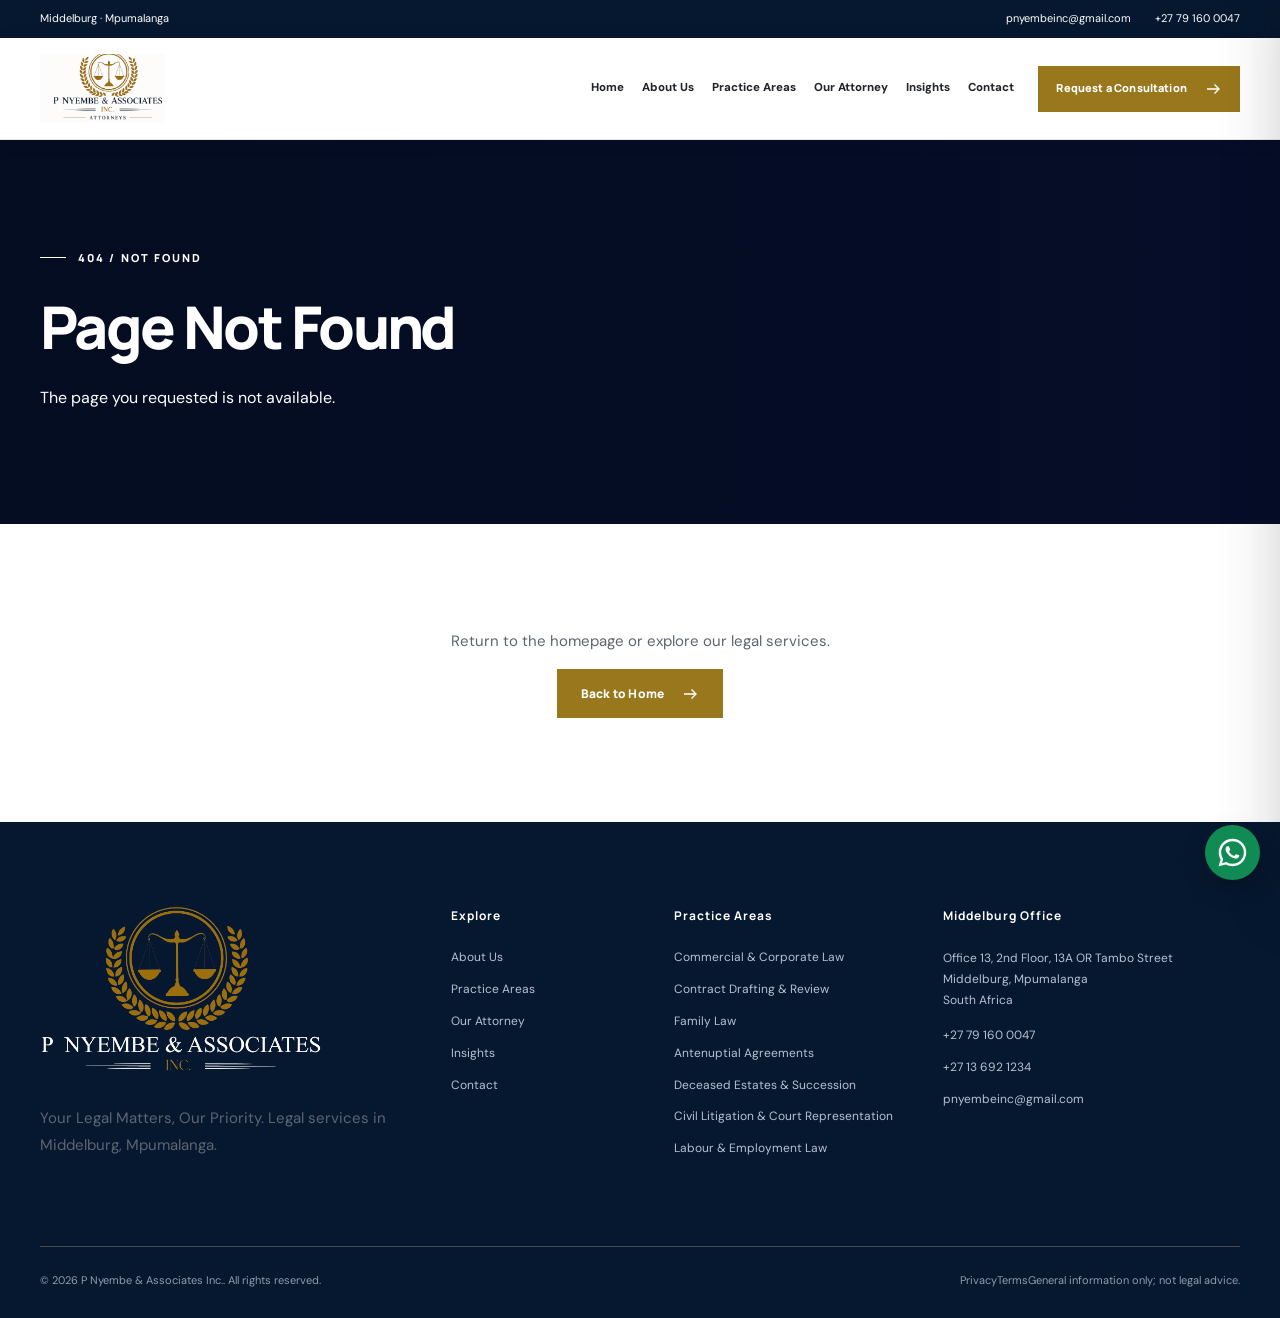
<file: 404/index.html>
<!DOCTYPE html>

<html lang="en-ZA"><head><meta charset="utf-8"/><meta content="width=device-width,initial-scale=1" name="viewport"/><meta content="#080f35" name="theme-color"/><title>Page Not Found | P Nyembe &amp; Associates Inc.</title><meta content="P Nyembe &amp; Associates Inc. provides legal services in Middelburg, Mpumalanga, including litigation, contracts, family law, labour law and estates." name="description"/><meta content="noindex,follow,max-image-preview:large" name="robots"/><link href="https://p-nyembe-associates.vercel.app/404.html" rel="canonical"/><meta content="Page Not Found | P Nyembe &amp; Associates Inc." property="og:title"/><meta content="P Nyembe &amp; Associates Inc. provides legal services in Middelburg, Mpumalanga, including litigation, contracts, family law, labour law and estates." property="og:description"/><meta content="website" property="og:type"/><meta content="https://p-nyembe-associates.vercel.app/404.html" property="og:url"/><meta content="https://p-nyembe-associates.vercel.app/assets/p-nyembe-social-preview.jpg" property="og:image"/><meta content="summary_large_image" name="twitter:card"/><link href="/assets/favicon.png" rel="icon" type="image/png"/><link href="https://images.pexels.com" rel="preconnect"/><link href="https://fonts.googleapis.com" rel="preconnect"/><link crossorigin="" href="https://fonts.gstatic.com" rel="preconnect"/><link href="/assets/site.css" rel="stylesheet"/><script defer="" src="/assets/site.js"></script><script type="application/ld+json">{"@context": "https://schema.org", "@type": "LegalService", "name": "P Nyembe & Associates Inc.", "url": "https://p-nyembe-associates.vercel.app/", "telephone": "+27791600047", "email": "pnyembeinc@gmail.com", "address": {"@type": "PostalAddress", "streetAddress": "Office 13, 2nd Floor, 13A OR Tambo Street", "addressLocality": "Middelburg", "addressRegion": "Mpumalanga", "postalCode": "1050", "addressCountry": "ZA"}}</script><meta content="1200" property="og:image:width"/><meta content="630" property="og:image:height"/><meta content="P Nyembe &amp; Associates Inc. logo and principal attorney portrait" property="og:image:alt"/><meta content="https://p-nyembe-associates.vercel.app/assets/p-nyembe-social-preview.jpg" name="twitter:image"/><meta content="Page Not Found | P Nyembe &amp; Associates Inc." name="twitter:title"/><meta content="P Nyembe &amp; Associates Inc. provides legal services in Middelburg, Mpumalanga, including litigation, contracts, family law, labour law and estates." name="twitter:description"/></head><body><a class="skip-link" href="#main">Skip to content</a>
<div class="topbar"><div class="container topbar-inner"><span class="topbar-address">Middelburg · Mpumalanga</span><div class="topbar-links"><a href="mailto:pnyembeinc@gmail.com">pnyembeinc@gmail.com</a><a href="tel:+27791600047">+27 79 160 0047</a></div></div></div>
<header class="nav-shell"><div class="container nav-inner"><a aria-label="P Nyembe &amp; Associates Inc. homepage" class="brand" href="/"><img alt="P Nyembe &amp; Associates Inc. logo" height="76" src="/assets/logo-header-transparent.png" width="100"/></a><nav aria-label="Main navigation" class="nav-links"><a class="nav-link" href="/">Home</a><a class="nav-link" href="/about/">About Us</a><a class="nav-link" href="/practice-areas/">Practice Areas</a><a class="nav-link" href="/our-attorney/">Our Attorney</a><a class="nav-link" href="/insights/">Insights</a><a class="nav-link" href="/contact/">Contact</a></nav><a class="btn btn-gold nav-cta" href="/contact/">Request a Consultation <svg aria-hidden="true" fill="none" height="18" stroke="currentColor" stroke-width="1.8" viewbox="0 0 24 24" width="18" xmlns="http://www.w3.org/2000/svg"><path d="M4 12h16m-6-6 6 6-6 6"></path></svg></a><button aria-controls="mobile-panel" aria-expanded="false" aria-label="Open navigation" class="menu-open" data-mobile-open="" type="button">☰</button></div></header>
<div class="mobile-backdrop" id="mobile-backdrop"></div><nav aria-hidden="true" aria-label="Mobile navigation" class="mobile-panel" id="mobile-panel" inert=""><div class="mobile-head"><img alt="P Nyembe &amp; Associates Inc. logo" height="76" src="/assets/logo-header-transparent.png" width="100"/><button aria-label="Close navigation" data-mobile-close="" type="button">×</button></div><div class="mobile-links"><a href="/">Home</a><a href="/about/">About Us</a><a href="/practice-areas/">Practice Areas</a><a href="/our-attorney/">Our Attorney</a><a href="/insights/">Insights</a><a href="/contact/">Contact</a></div><a class="btn btn-gold mobile-cta" href="/contact/">Contact the Firm <svg aria-hidden="true" fill="none" height="18" stroke="currentColor" stroke-width="1.8" viewbox="0 0 24 24" width="18" xmlns="http://www.w3.org/2000/svg"><path d="M4 12h16m-6-6 6 6-6 6"></path></svg></a></nav>
<main id="main"><section class="page-hero" style="--page-hero-image:url('https://images.pexels.com/photos/5668473/pexels-photo-5668473.jpeg?auto=compress&amp;cs=tinysrgb&amp;w=2000')"><div class="container"><span class="eyebrow eyebrow-light">404 / NOT FOUND</span><h1>Page Not Found</h1><p>The page you requested is not available.</p></div></section><section class="section"><div class="container"><div class="centered"><p>Return to the homepage or explore our legal services.</p><a class="btn btn-gold" href="/">Back to Home <svg aria-hidden="true" fill="none" height="18" stroke="currentColor" stroke-width="1.8" viewbox="0 0 24 24" width="18" xmlns="http://www.w3.org/2000/svg"><path d="M4 12h16m-6-6 6 6-6 6"></path></svg></a></div></div></section></main>
<footer class="site-footer"><div class="container"><div class="footer-grid"><div><a class="footer-logo" href="/"><img alt="P Nyembe &amp; Associates Inc. logo" height="190" loading="lazy" src="/assets/logo-footer-transparent.png" width="350"/></a><p>Your Legal Matters, Our Priority. Legal services in Middelburg, Mpumalanga.</p></div><div><h3>Explore</h3><div class="footer-links"><a href="/about/">About Us</a><a href="/practice-areas/">Practice Areas</a><a href="/our-attorney/">Our Attorney</a><a href="/insights/">Insights</a><a href="/contact/">Contact</a></div></div><div><h3>Practice Areas</h3><div class="footer-links"><a href="/practice-areas/#commercial">Commercial &amp; Corporate Law</a><a href="/practice-areas/#contracts">Contract Drafting &amp; Review</a><a href="/practice-areas/#family">Family Law</a><a href="/practice-areas/#antenuptial">Antenuptial Agreements</a><a href="/practice-areas/#estates">Deceased Estates &amp; Succession</a><a href="/practice-areas/#litigation">Civil Litigation &amp; Court Representation</a><a href="/practice-areas/#employment">Labour &amp; Employment Law</a></div></div><div class="footer-location"><h3>Middelburg Office</h3><address>Office 13, 2nd Floor, 13A OR Tambo Street<br/>Middelburg, Mpumalanga<br/>South Africa</address><div class="footer-links" style="margin-top:15px"><a href="tel:+27791600047">+27 79 160 0047</a><a href="tel:+27136921234">+27 13 692 1234</a><a href="mailto:pnyembeinc@gmail.com">pnyembeinc@gmail.com</a></div></div></div><div class="footer-bottom"><span>© 2026 P Nyembe &amp; Associates Inc.. All rights reserved.</span><span class="footer-legal"><a href="/privacy/">Privacy</a><a href="/terms/">Terms</a><span>General information only; not legal advice.</span></span></div></div></footer>
<a aria-label="WhatsApp P Nyembe &amp; Associates Inc." class="floating-whatsapp" href="https://wa.me/27791600047?text=Good%20day%2C%20I%20would%20like%20to%20enquire%20about%20legal%20services." rel="noopener noreferrer" target="_blank" title="WhatsApp P Nyembe &amp; Associates Inc."><svg aria-hidden="true" viewbox="0 0 32 32" xmlns="http://www.w3.org/2000/svg"><path d="M16 .8C7.61.8.8 7.59.8 15.98c0 2.69.7 5.31 2.03 7.62L.7 31.3l7.91-2.08a15.15 15.15 0 0 0 7.37 1.88h.01c8.38 0 15.2-6.82 15.2-15.2 0-4.06-1.58-7.88-4.46-10.76A15.07 15.07 0 0 0 16 .8Zm0 27.73a12.54 12.54 0 0 1-6.39-1.75l-.46-.27-4.7 1.23 1.25-4.58-.3-.47a12.5 12.5 0 0 1-1.93-6.7C3.47 9.08 9.08 3.47 16 3.47a12.45 12.45 0 0 1 8.87 3.68 12.48 12.48 0 0 1 3.67 8.86c0 6.91-5.62 12.52-12.54 12.52Zm6.88-9.38c-.38-.19-2.23-1.1-2.58-1.23-.34-.13-.59-.19-.84.19s-.96 1.23-1.18 1.49-.44.29-.82.1a10.32 10.32 0 0 1-3.04-1.88 11.39 11.39 0 0 1-2.1-2.61c-.22-.38-.02-.58.16-.77.17-.17.38-.44.57-.66s.25-.38.38-.63.06-.47-.03-.66c-.1-.19-.85-2.04-1.16-2.8-.3-.74-.61-.64-.84-.65l-.71-.01c-.25 0-.66.1-1.01.47-.34.38-1.32 1.29-1.32 3.13s1.35 3.62 1.53 3.87a14.37 14.37 0 0 0 5.51 4.89c1.03.45 1.84.72 2.48.93 1.04.33 1.98.29 2.72.18.83-.13 2.23-.91 2.55-1.79.31-.88.31-1.64.22-1.8-.09-.16-.34-.25-.72-.44Z" fill="currentColor"></path></svg><span aria-hidden="true" class="whatsapp-tooltip">WhatsApp Us</span></a><button aria-label="Back to top" class="scroll-top" title="Back to top" type="button">↑</button></body></html>
</file>
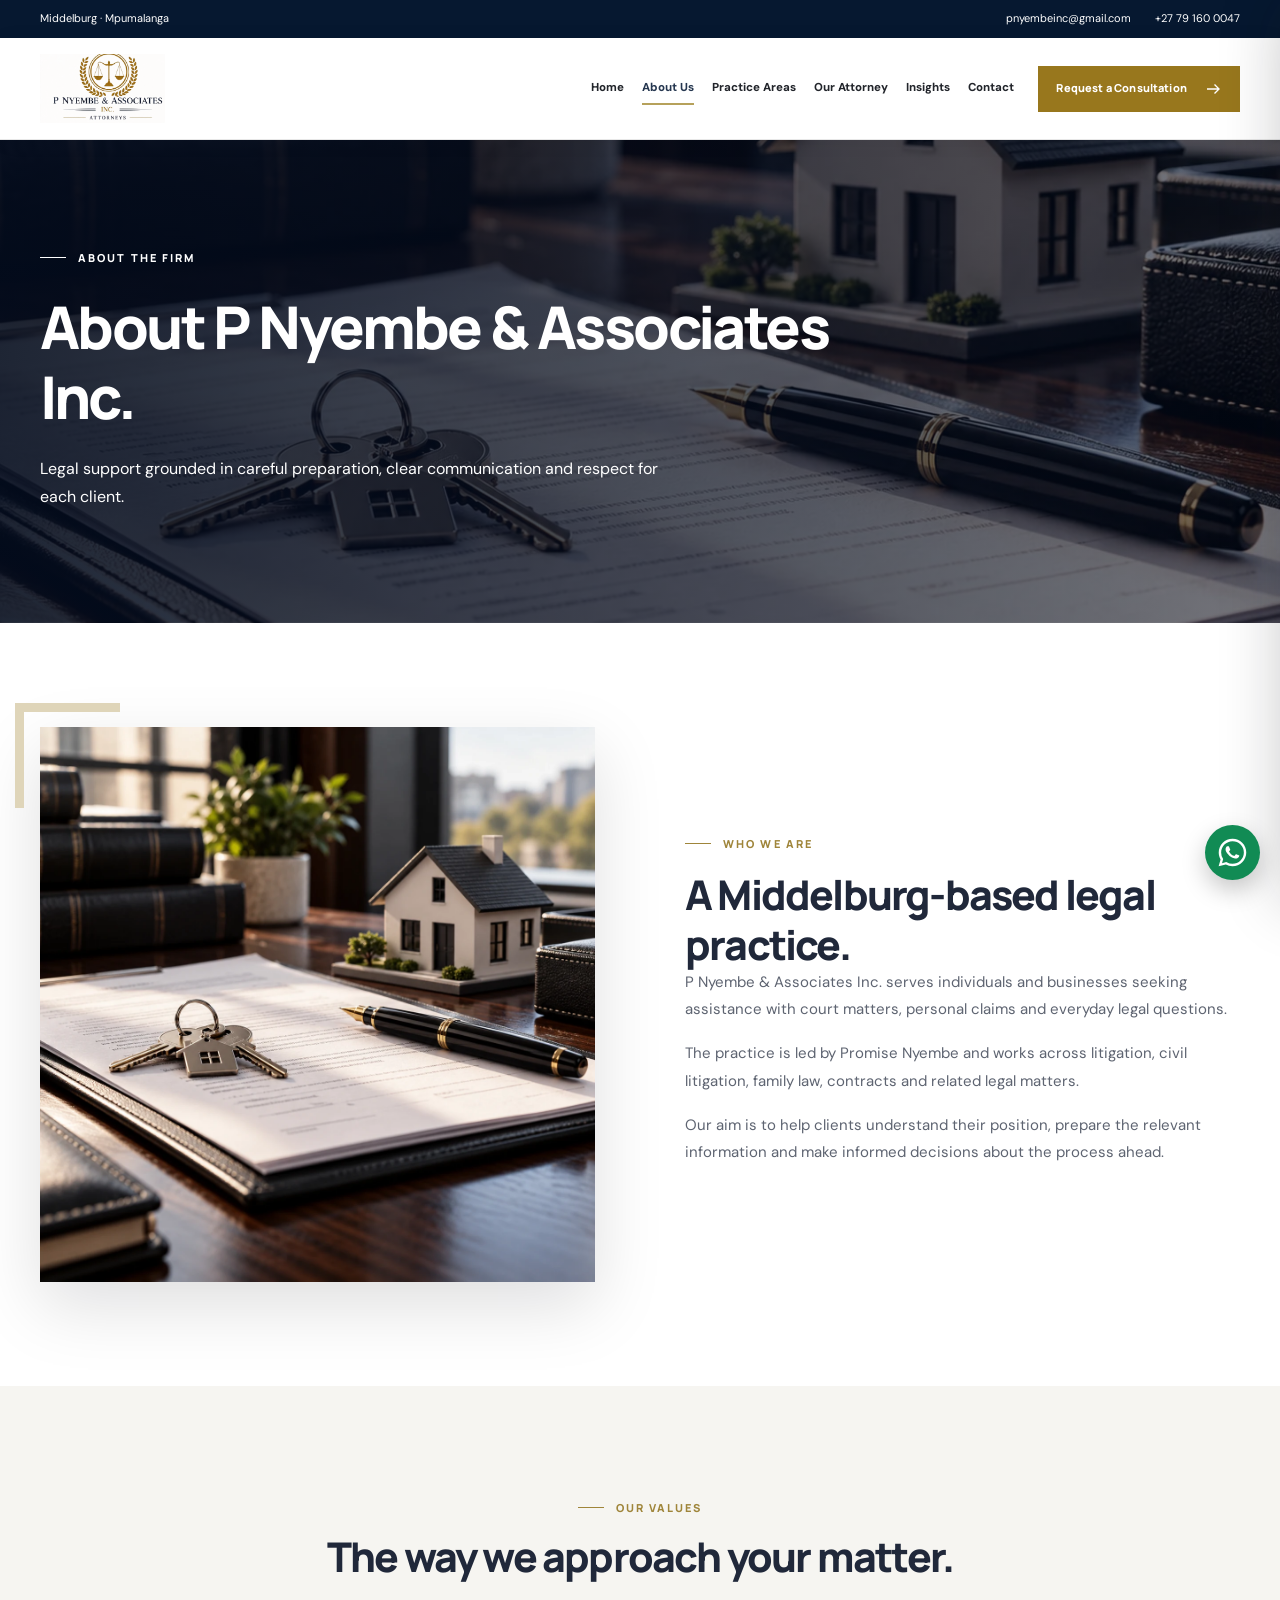
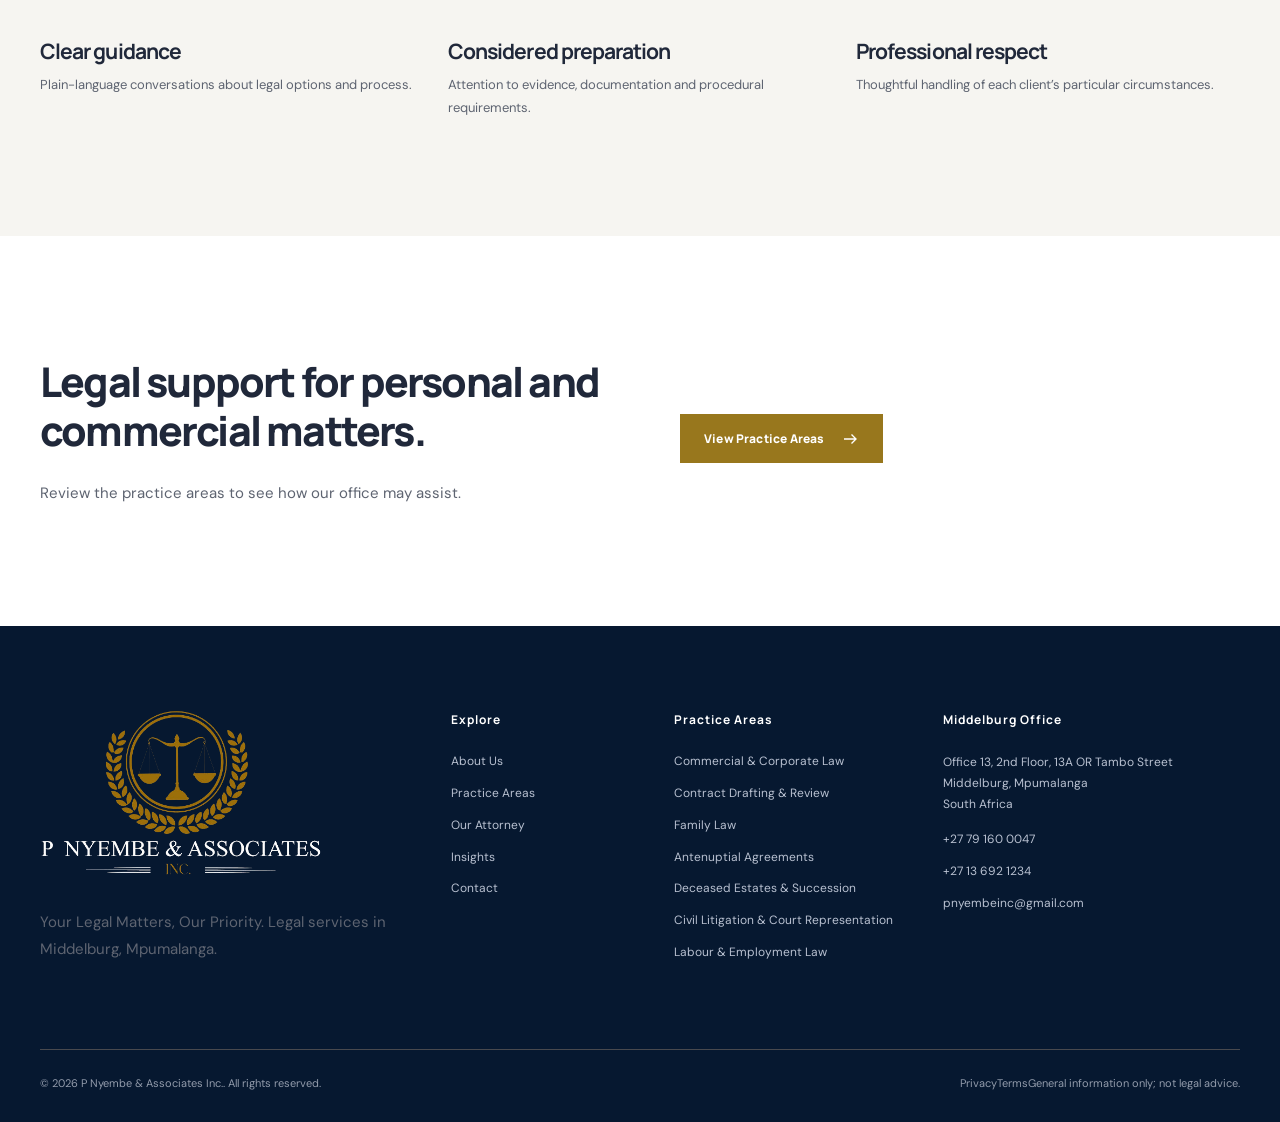
<file: about/index.html>
<!DOCTYPE html>

<html lang="en-ZA"><head><meta charset="utf-8"/><meta content="width=device-width,initial-scale=1" name="viewport"/><meta content="#080f35" name="theme-color"/><title>About P Nyembe &amp; Associates Inc. | Middelburg</title><meta content="P Nyembe &amp; Associates Inc. provides legal services in Middelburg, Mpumalanga, including litigation, contracts, family law, labour law and estates." name="description"/><meta content="noindex,follow,max-image-preview:large" name="robots"/><link href="https://p-nyembe-associates.vercel.app/about/" rel="canonical"/><meta content="About P Nyembe &amp; Associates Inc. | Middelburg" property="og:title"/><meta content="P Nyembe &amp; Associates Inc. provides legal services in Middelburg, Mpumalanga, including litigation, contracts, family law, labour law and estates." property="og:description"/><meta content="website" property="og:type"/><meta content="https://p-nyembe-associates.vercel.app/about/" property="og:url"/><meta content="https://p-nyembe-associates.vercel.app/assets/p-nyembe-social-preview.jpg" property="og:image"/><meta content="summary_large_image" name="twitter:card"/><link href="/assets/favicon.png" rel="icon" type="image/png"/><link href="https://images.pexels.com" rel="preconnect"/><link href="https://fonts.googleapis.com" rel="preconnect"/><link crossorigin="" href="https://fonts.gstatic.com" rel="preconnect"/><link href="/assets/site.css" rel="stylesheet"/><script defer="" src="/assets/site.js"></script><script type="application/ld+json">{"@context": "https://schema.org", "@type": "LegalService", "name": "P Nyembe & Associates Inc.", "url": "https://p-nyembe-associates.vercel.app/", "telephone": "+27791600047", "email": "pnyembeinc@gmail.com", "address": {"@type": "PostalAddress", "streetAddress": "Office 13, 2nd Floor, 13A OR Tambo Street", "addressLocality": "Middelburg", "addressRegion": "Mpumalanga", "postalCode": "1050", "addressCountry": "ZA"}}</script><meta content="1200" property="og:image:width"/><meta content="630" property="og:image:height"/><meta content="P Nyembe &amp; Associates Inc. logo and principal attorney portrait" property="og:image:alt"/><meta content="https://p-nyembe-associates.vercel.app/assets/p-nyembe-social-preview.jpg" name="twitter:image"/><meta content="About P Nyembe &amp; Associates Inc. | Middelburg" name="twitter:title"/><meta content="P Nyembe &amp; Associates Inc. provides legal services in Middelburg, Mpumalanga, including litigation, contracts, family law, labour law and estates." name="twitter:description"/></head><body><a class="skip-link" href="#main">Skip to content</a>
<div class="topbar"><div class="container topbar-inner"><span class="topbar-address">Middelburg · Mpumalanga</span><div class="topbar-links"><a href="mailto:pnyembeinc@gmail.com">pnyembeinc@gmail.com</a><a href="tel:+27791600047">+27 79 160 0047</a></div></div></div>
<header class="nav-shell"><div class="container nav-inner"><a aria-label="P Nyembe &amp; Associates Inc. homepage" class="brand" href="/"><img alt="P Nyembe &amp; Associates Inc. logo" height="76" src="/assets/logo-header-transparent.png" width="100"/></a><nav aria-label="Main navigation" class="nav-links"><a class="nav-link" href="/">Home</a><a aria-current="page" class="nav-link active" href="/about/">About Us</a><a class="nav-link" href="/practice-areas/">Practice Areas</a><a class="nav-link" href="/our-attorney/">Our Attorney</a><a class="nav-link" href="/insights/">Insights</a><a class="nav-link" href="/contact/">Contact</a></nav><a class="btn btn-gold nav-cta" href="/contact/">Request a Consultation <svg aria-hidden="true" fill="none" height="18" stroke="currentColor" stroke-width="1.8" viewbox="0 0 24 24" width="18" xmlns="http://www.w3.org/2000/svg"><path d="M4 12h16m-6-6 6 6-6 6"></path></svg></a><button aria-controls="mobile-panel" aria-expanded="false" aria-label="Open navigation" class="menu-open" data-mobile-open="" type="button">☰</button></div></header>
<div class="mobile-backdrop" id="mobile-backdrop"></div><nav aria-hidden="true" aria-label="Mobile navigation" class="mobile-panel" id="mobile-panel" inert=""><div class="mobile-head"><img alt="P Nyembe &amp; Associates Inc. logo" height="76" src="/assets/logo-header-transparent.png" width="100"/><button aria-label="Close navigation" data-mobile-close="" type="button">×</button></div><div class="mobile-links"><a href="/">Home</a><a href="/about/">About Us</a><a href="/practice-areas/">Practice Areas</a><a href="/our-attorney/">Our Attorney</a><a href="/insights/">Insights</a><a href="/contact/">Contact</a></div><a class="btn btn-gold mobile-cta" href="/contact/">Contact the Firm <svg aria-hidden="true" fill="none" height="18" stroke="currentColor" stroke-width="1.8" viewbox="0 0 24 24" width="18" xmlns="http://www.w3.org/2000/svg"><path d="M4 12h16m-6-6 6 6-6 6"></path></svg></a></nav>
<main id="main"><section class="page-hero" style="--page-hero-image:url('/assets/hero-about-property.webp')"><div class="container"><span class="eyebrow eyebrow-light">ABOUT THE FIRM</span><h1>About P Nyembe &amp; Associates Inc.</h1><p>Legal support grounded in careful preparation, clear communication and respect for each client.</p></div></section><section class="section"><div class="container"><div class="intro-grid"><div class="intro-picture"><img alt="Illustrative legal documents and reference materials" loading="lazy" src="/assets/intro-legal-documents.webp"/></div><div class="intro-copy"><span class="eyebrow">WHO WE ARE</span><h2>A Middelburg-based legal practice.</h2><p>P Nyembe &amp; Associates Inc. serves individuals and businesses seeking assistance with court matters, personal claims and everyday legal questions.</p><p>The practice is led by Promise Nyembe and works across litigation, civil litigation, family law, contracts and related legal matters.</p><p>Our aim is to help clients understand their position, prepare the relevant information and make informed decisions about the process ahead.</p></div></div></div></section><section class="section cream"><div class="container"><div class="section-heading centered"><span class="eyebrow">OUR VALUES</span><h2>The way we approach your matter.</h2><p></p></div><div class="three-values"><div><h3>Clear guidance</h3><p>Plain-language conversations about legal options and process.</p></div><div><h3>Considered preparation</h3><p>Attention to evidence, documentation and procedural requirements.</p></div><div><h3>Professional respect</h3><p>Thoughtful handling of each client’s particular circumstances.</p></div></div></div></section><section class="section"><div class="container"><div class="two-column"><div><h2>Legal support for personal and commercial matters.</h2><p>Review the practice areas to see how our office may assist.</p></div><div><a class="btn btn-gold" href="/practice-areas/">View Practice Areas <svg aria-hidden="true" fill="none" height="18" stroke="currentColor" stroke-width="1.8" viewbox="0 0 24 24" width="18" xmlns="http://www.w3.org/2000/svg"><path d="M4 12h16m-6-6 6 6-6 6"></path></svg></a></div></div></div></section></main>
<footer class="site-footer"><div class="container"><div class="footer-grid"><div><a class="footer-logo" href="/"><img alt="P Nyembe &amp; Associates Inc. logo" height="190" loading="lazy" src="/assets/logo-footer-transparent.png" width="350"/></a><p>Your Legal Matters, Our Priority. Legal services in Middelburg, Mpumalanga.</p></div><div><h3>Explore</h3><div class="footer-links"><a href="/about/">About Us</a><a href="/practice-areas/">Practice Areas</a><a href="/our-attorney/">Our Attorney</a><a href="/insights/">Insights</a><a href="/contact/">Contact</a></div></div><div><h3>Practice Areas</h3><div class="footer-links"><a href="/practice-areas/#commercial">Commercial &amp; Corporate Law</a><a href="/practice-areas/#contracts">Contract Drafting &amp; Review</a><a href="/practice-areas/#family">Family Law</a><a href="/practice-areas/#antenuptial">Antenuptial Agreements</a><a href="/practice-areas/#estates">Deceased Estates &amp; Succession</a><a href="/practice-areas/#litigation">Civil Litigation &amp; Court Representation</a><a href="/practice-areas/#employment">Labour &amp; Employment Law</a></div></div><div class="footer-location"><h3>Middelburg Office</h3><address>Office 13, 2nd Floor, 13A OR Tambo Street<br/>Middelburg, Mpumalanga<br/>South Africa</address><div class="footer-links" style="margin-top:15px"><a href="tel:+27791600047">+27 79 160 0047</a><a href="tel:+27136921234">+27 13 692 1234</a><a href="mailto:pnyembeinc@gmail.com">pnyembeinc@gmail.com</a></div></div></div><div class="footer-bottom"><span>© 2026 P Nyembe &amp; Associates Inc.. All rights reserved.</span><span class="footer-legal"><a href="/privacy/">Privacy</a><a href="/terms/">Terms</a><span>General information only; not legal advice.</span></span></div></div></footer>
<a aria-label="WhatsApp P Nyembe &amp; Associates Inc." class="floating-whatsapp" href="https://wa.me/27791600047?text=Good%20day%2C%20I%20would%20like%20to%20enquire%20about%20legal%20services." rel="noopener noreferrer" target="_blank" title="WhatsApp P Nyembe &amp; Associates Inc."><svg aria-hidden="true" viewbox="0 0 32 32" xmlns="http://www.w3.org/2000/svg"><path d="M16 .8C7.61.8.8 7.59.8 15.98c0 2.69.7 5.31 2.03 7.62L.7 31.3l7.91-2.08a15.15 15.15 0 0 0 7.37 1.88h.01c8.38 0 15.2-6.82 15.2-15.2 0-4.06-1.58-7.88-4.46-10.76A15.07 15.07 0 0 0 16 .8Zm0 27.73a12.54 12.54 0 0 1-6.39-1.75l-.46-.27-4.7 1.23 1.25-4.58-.3-.47a12.5 12.5 0 0 1-1.93-6.7C3.47 9.08 9.08 3.47 16 3.47a12.45 12.45 0 0 1 8.87 3.68 12.48 12.48 0 0 1 3.67 8.86c0 6.91-5.62 12.52-12.54 12.52Zm6.88-9.38c-.38-.19-2.23-1.1-2.58-1.23-.34-.13-.59-.19-.84.19s-.96 1.23-1.18 1.49-.44.29-.82.1a10.32 10.32 0 0 1-3.04-1.88 11.39 11.39 0 0 1-2.1-2.61c-.22-.38-.02-.58.16-.77.17-.17.38-.44.57-.66s.25-.38.38-.63.06-.47-.03-.66c-.1-.19-.85-2.04-1.16-2.8-.3-.74-.61-.64-.84-.65l-.71-.01c-.25 0-.66.1-1.01.47-.34.38-1.32 1.29-1.32 3.13s1.35 3.62 1.53 3.87a14.37 14.37 0 0 0 5.51 4.89c1.03.45 1.84.72 2.48.93 1.04.33 1.98.29 2.72.18.83-.13 2.23-.91 2.55-1.79.31-.88.31-1.64.22-1.8-.09-.16-.34-.25-.72-.44Z" fill="currentColor"></path></svg><span aria-hidden="true" class="whatsapp-tooltip">WhatsApp Us</span></a><button aria-label="Back to top" class="scroll-top" title="Back to top" type="button">↑</button></body></html>
</file>
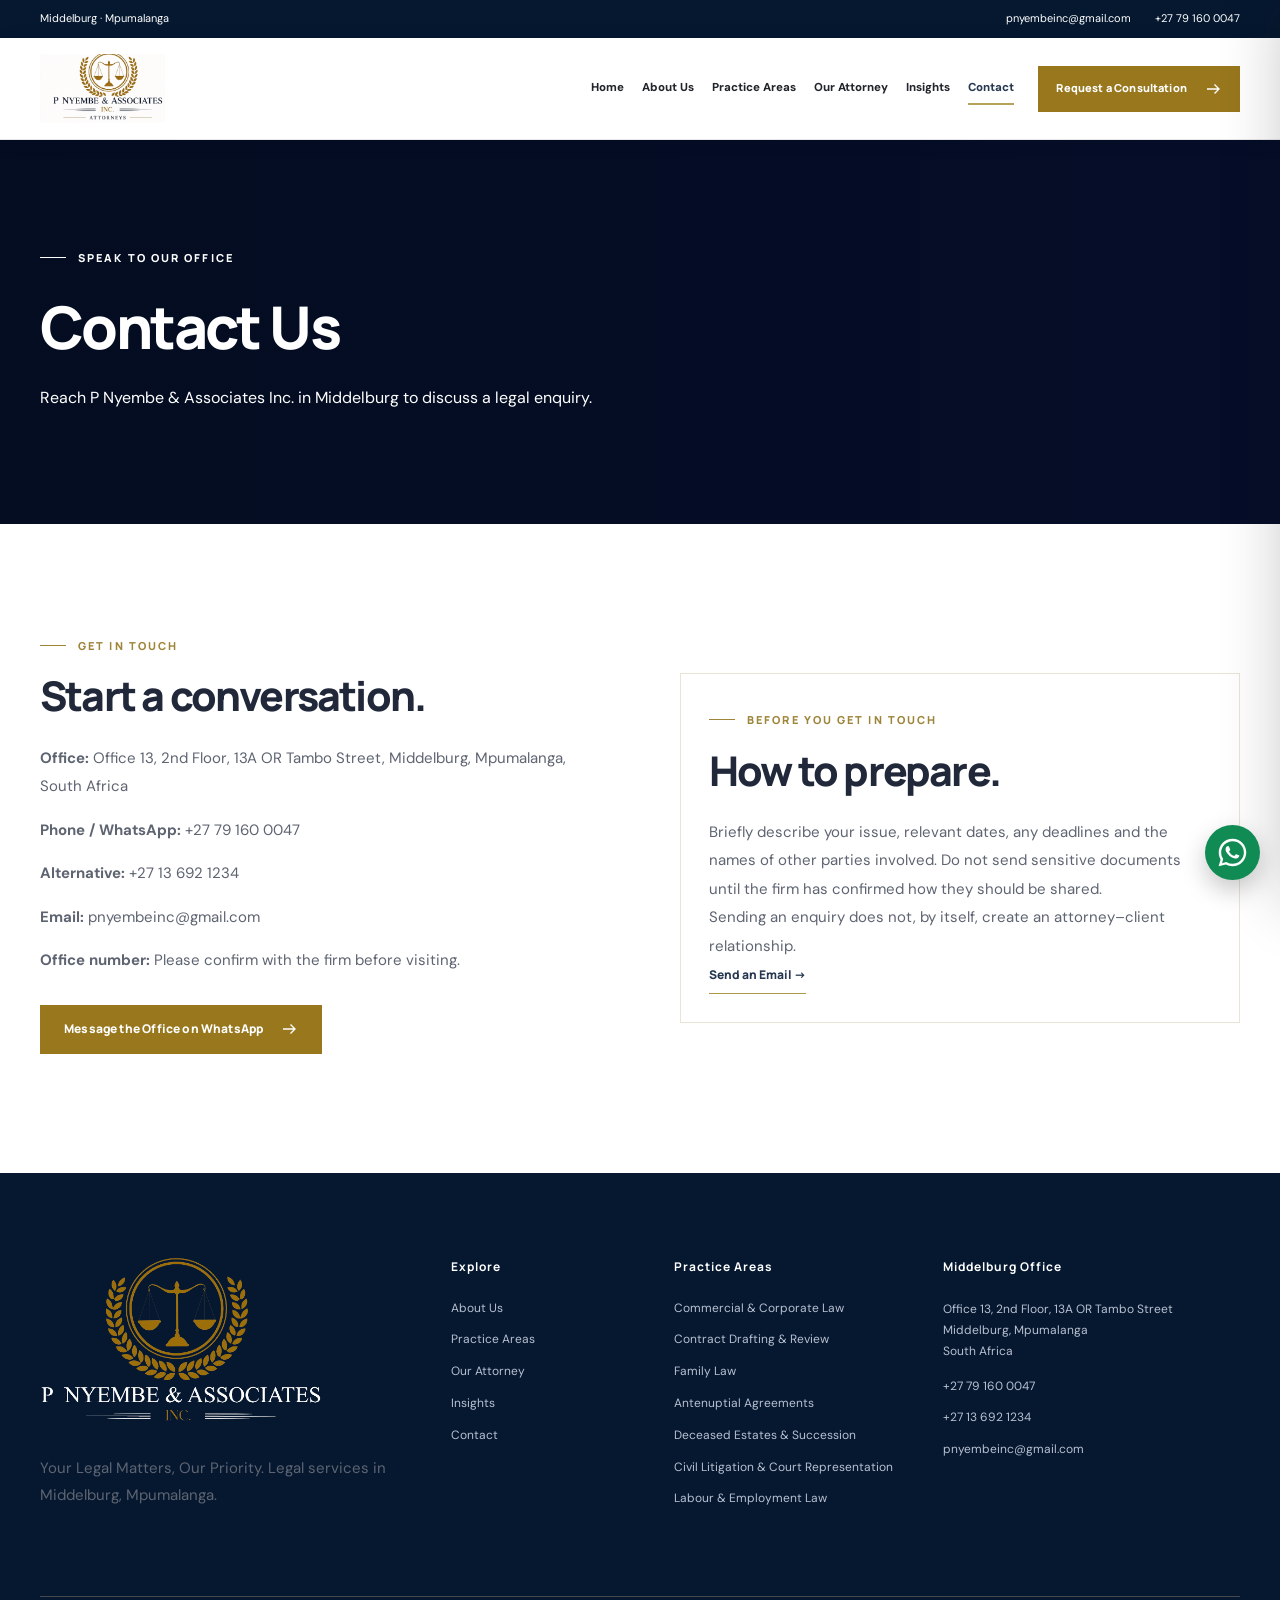
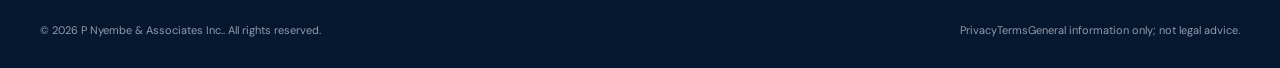
<file: contact/index.html>
<!DOCTYPE html>

<html lang="en-ZA"><head><meta charset="utf-8"/><meta content="width=device-width,initial-scale=1" name="viewport"/><meta content="#080f35" name="theme-color"/><title>Contact P Nyembe &amp; Associates Inc. | Middelburg</title><meta content="P Nyembe &amp; Associates Inc. provides legal services in Middelburg, Mpumalanga, including litigation, contracts, family law, labour law and estates." name="description"/><meta content="noindex,follow,max-image-preview:large" name="robots"/><link href="https://p-nyembe-associates.vercel.app/contact/" rel="canonical"/><meta content="Contact P Nyembe &amp; Associates Inc. | Middelburg" property="og:title"/><meta content="P Nyembe &amp; Associates Inc. provides legal services in Middelburg, Mpumalanga, including litigation, contracts, family law, labour law and estates." property="og:description"/><meta content="website" property="og:type"/><meta content="https://p-nyembe-associates.vercel.app/contact/" property="og:url"/><meta content="https://p-nyembe-associates.vercel.app/assets/p-nyembe-social-preview.jpg" property="og:image"/><meta content="summary_large_image" name="twitter:card"/><link href="/assets/favicon.png" rel="icon" type="image/png"/><link href="https://images.pexels.com" rel="preconnect"/><link href="https://fonts.googleapis.com" rel="preconnect"/><link crossorigin="" href="https://fonts.gstatic.com" rel="preconnect"/><link href="/assets/site.css" rel="stylesheet"/><script defer="" src="/assets/site.js"></script><script type="application/ld+json">{"@context": "https://schema.org", "@type": "LegalService", "name": "P Nyembe & Associates Inc.", "url": "https://p-nyembe-associates.vercel.app/", "telephone": "+27791600047", "email": "pnyembeinc@gmail.com", "address": {"@type": "PostalAddress", "streetAddress": "Office 13, 2nd Floor, 13A OR Tambo Street", "addressLocality": "Middelburg", "addressRegion": "Mpumalanga", "postalCode": "1050", "addressCountry": "ZA"}}</script><meta content="1200" property="og:image:width"/><meta content="630" property="og:image:height"/><meta content="P Nyembe &amp; Associates Inc. logo and principal attorney portrait" property="og:image:alt"/><meta content="https://p-nyembe-associates.vercel.app/assets/p-nyembe-social-preview.jpg" name="twitter:image"/><meta content="Contact P Nyembe &amp; Associates Inc. | Middelburg" name="twitter:title"/><meta content="P Nyembe &amp; Associates Inc. provides legal services in Middelburg, Mpumalanga, including litigation, contracts, family law, labour law and estates." name="twitter:description"/></head><body><a class="skip-link" href="#main">Skip to content</a>
<div class="topbar"><div class="container topbar-inner"><span class="topbar-address">Middelburg · Mpumalanga</span><div class="topbar-links"><a href="mailto:pnyembeinc@gmail.com">pnyembeinc@gmail.com</a><a href="tel:+27791600047">+27 79 160 0047</a></div></div></div>
<header class="nav-shell"><div class="container nav-inner"><a aria-label="P Nyembe &amp; Associates Inc. homepage" class="brand" href="/"><img alt="P Nyembe &amp; Associates Inc. logo" height="76" src="/assets/logo-header-transparent.png" width="100"/></a><nav aria-label="Main navigation" class="nav-links"><a class="nav-link" href="/">Home</a><a class="nav-link" href="/about/">About Us</a><a class="nav-link" href="/practice-areas/">Practice Areas</a><a class="nav-link" href="/our-attorney/">Our Attorney</a><a class="nav-link" href="/insights/">Insights</a><a aria-current="page" class="nav-link active" href="/contact/">Contact</a></nav><a class="btn btn-gold nav-cta" href="/contact/">Request a Consultation <svg aria-hidden="true" fill="none" height="18" stroke="currentColor" stroke-width="1.8" viewbox="0 0 24 24" width="18" xmlns="http://www.w3.org/2000/svg"><path d="M4 12h16m-6-6 6 6-6 6"></path></svg></a><button aria-controls="mobile-panel" aria-expanded="false" aria-label="Open navigation" class="menu-open" data-mobile-open="" type="button">☰</button></div></header>
<div class="mobile-backdrop" id="mobile-backdrop"></div><nav aria-hidden="true" aria-label="Mobile navigation" class="mobile-panel" id="mobile-panel" inert=""><div class="mobile-head"><img alt="P Nyembe &amp; Associates Inc. logo" height="76" src="/assets/logo-header-transparent.png" width="100"/><button aria-label="Close navigation" data-mobile-close="" type="button">×</button></div><div class="mobile-links"><a href="/">Home</a><a href="/about/">About Us</a><a href="/practice-areas/">Practice Areas</a><a href="/our-attorney/">Our Attorney</a><a href="/insights/">Insights</a><a href="/contact/">Contact</a></div><a class="btn btn-gold mobile-cta" href="/contact/">Contact the Firm <svg aria-hidden="true" fill="none" height="18" stroke="currentColor" stroke-width="1.8" viewbox="0 0 24 24" width="18" xmlns="http://www.w3.org/2000/svg"><path d="M4 12h16m-6-6 6 6-6 6"></path></svg></a></nav>
<main id="main"><section class="page-hero" style="--page-hero-image:url('https://images.pexels.com/photos/5673482/pexels-photo-5673482.jpeg?auto=compress&amp;cs=tinysrgb&amp;w=2000')"><div class="container"><span class="eyebrow eyebrow-light">SPEAK TO OUR OFFICE</span><h1>Contact Us</h1><p>Reach P Nyembe &amp; Associates Inc. in Middelburg to discuss a legal enquiry.</p></div></section><section class="section"><div class="container"><div class="two-column"><div><span class="eyebrow">GET IN TOUCH</span><h2>Start a conversation.</h2><p><strong>Office:</strong> Office 13, 2nd Floor, 13A OR Tambo Street, Middelburg, Mpumalanga, South Africa</p><p><strong>Phone / WhatsApp:</strong> <a href="tel:+27791600047">+27 79 160 0047</a></p><p><strong>Alternative:</strong> <a href="tel:+27136921234">+27 13 692 1234</a></p><p><strong>Email:</strong> <a href="mailto:pnyembeinc@gmail.com">pnyembeinc@gmail.com</a></p><p><strong>Office number:</strong> Please confirm with the firm before visiting.</p><p><a class="btn btn-gold" href="https://wa.me/27791600047?text=Good%20day%2C%20I%20would%20like%20to%20enquire%20about%20legal%20services.">Message the Office on WhatsApp <svg aria-hidden="true" fill="none" height="18" stroke="currentColor" stroke-width="1.8" viewbox="0 0 24 24" width="18" xmlns="http://www.w3.org/2000/svg"><path d="M4 12h16m-6-6 6 6-6 6"></path></svg></a></p></div><div class="service-item"><span class="eyebrow">BEFORE YOU GET IN TOUCH</span><h2>How to prepare.</h2><p>Briefly describe your issue, relevant dates, any deadlines and the names of other parties involved. Do not send sensitive documents until the firm has confirmed how they should be shared.</p><p>Sending an enquiry does not, by itself, create an attorney–client relationship.</p><p><a class="text-link" href="mailto:pnyembeinc@gmail.com?subject=Legal%20Enquiry">Send an Email →</a></p></div></div></div></section></main>
<footer class="site-footer"><div class="container"><div class="footer-grid"><div><a class="footer-logo" href="/"><img alt="P Nyembe &amp; Associates Inc. logo" height="190" loading="lazy" src="/assets/logo-footer-transparent.png" width="350"/></a><p>Your Legal Matters, Our Priority. Legal services in Middelburg, Mpumalanga.</p></div><div><h3>Explore</h3><div class="footer-links"><a href="/about/">About Us</a><a href="/practice-areas/">Practice Areas</a><a href="/our-attorney/">Our Attorney</a><a href="/insights/">Insights</a><a href="/contact/">Contact</a></div></div><div><h3>Practice Areas</h3><div class="footer-links"><a href="/practice-areas/#commercial">Commercial &amp; Corporate Law</a><a href="/practice-areas/#contracts">Contract Drafting &amp; Review</a><a href="/practice-areas/#family">Family Law</a><a href="/practice-areas/#antenuptial">Antenuptial Agreements</a><a href="/practice-areas/#estates">Deceased Estates &amp; Succession</a><a href="/practice-areas/#litigation">Civil Litigation &amp; Court Representation</a><a href="/practice-areas/#employment">Labour &amp; Employment Law</a></div></div><div class="footer-location"><h3>Middelburg Office</h3><address>Office 13, 2nd Floor, 13A OR Tambo Street<br/>Middelburg, Mpumalanga<br/>South Africa</address><div class="footer-links" style="margin-top:15px"><a href="tel:+27791600047">+27 79 160 0047</a><a href="tel:+27136921234">+27 13 692 1234</a><a href="mailto:pnyembeinc@gmail.com">pnyembeinc@gmail.com</a></div></div></div><div class="footer-bottom"><span>© 2026 P Nyembe &amp; Associates Inc.. All rights reserved.</span><span class="footer-legal"><a href="/privacy/">Privacy</a><a href="/terms/">Terms</a><span>General information only; not legal advice.</span></span></div></div></footer>
<a aria-label="WhatsApp P Nyembe &amp; Associates Inc." class="floating-whatsapp" href="https://wa.me/27791600047?text=Good%20day%2C%20I%20would%20like%20to%20enquire%20about%20legal%20services." rel="noopener noreferrer" target="_blank" title="WhatsApp P Nyembe &amp; Associates Inc."><svg aria-hidden="true" viewbox="0 0 32 32" xmlns="http://www.w3.org/2000/svg"><path d="M16 .8C7.61.8.8 7.59.8 15.98c0 2.69.7 5.31 2.03 7.62L.7 31.3l7.91-2.08a15.15 15.15 0 0 0 7.37 1.88h.01c8.38 0 15.2-6.82 15.2-15.2 0-4.06-1.58-7.88-4.46-10.76A15.07 15.07 0 0 0 16 .8Zm0 27.73a12.54 12.54 0 0 1-6.39-1.75l-.46-.27-4.7 1.23 1.25-4.58-.3-.47a12.5 12.5 0 0 1-1.93-6.7C3.47 9.08 9.08 3.47 16 3.47a12.45 12.45 0 0 1 8.87 3.68 12.48 12.48 0 0 1 3.67 8.86c0 6.91-5.62 12.52-12.54 12.52Zm6.88-9.38c-.38-.19-2.23-1.1-2.58-1.23-.34-.13-.59-.19-.84.19s-.96 1.23-1.18 1.49-.44.29-.82.1a10.32 10.32 0 0 1-3.04-1.88 11.39 11.39 0 0 1-2.1-2.61c-.22-.38-.02-.58.16-.77.17-.17.38-.44.57-.66s.25-.38.38-.63.06-.47-.03-.66c-.1-.19-.85-2.04-1.16-2.8-.3-.74-.61-.64-.84-.65l-.71-.01c-.25 0-.66.1-1.01.47-.34.38-1.32 1.29-1.32 3.13s1.35 3.62 1.53 3.87a14.37 14.37 0 0 0 5.51 4.89c1.03.45 1.84.72 2.48.93 1.04.33 1.98.29 2.72.18.83-.13 2.23-.91 2.55-1.79.31-.88.31-1.64.22-1.8-.09-.16-.34-.25-.72-.44Z" fill="currentColor"></path></svg><span aria-hidden="true" class="whatsapp-tooltip">WhatsApp Us</span></a><button aria-label="Back to top" class="scroll-top" title="Back to top" type="button">↑</button></body></html>
</file>
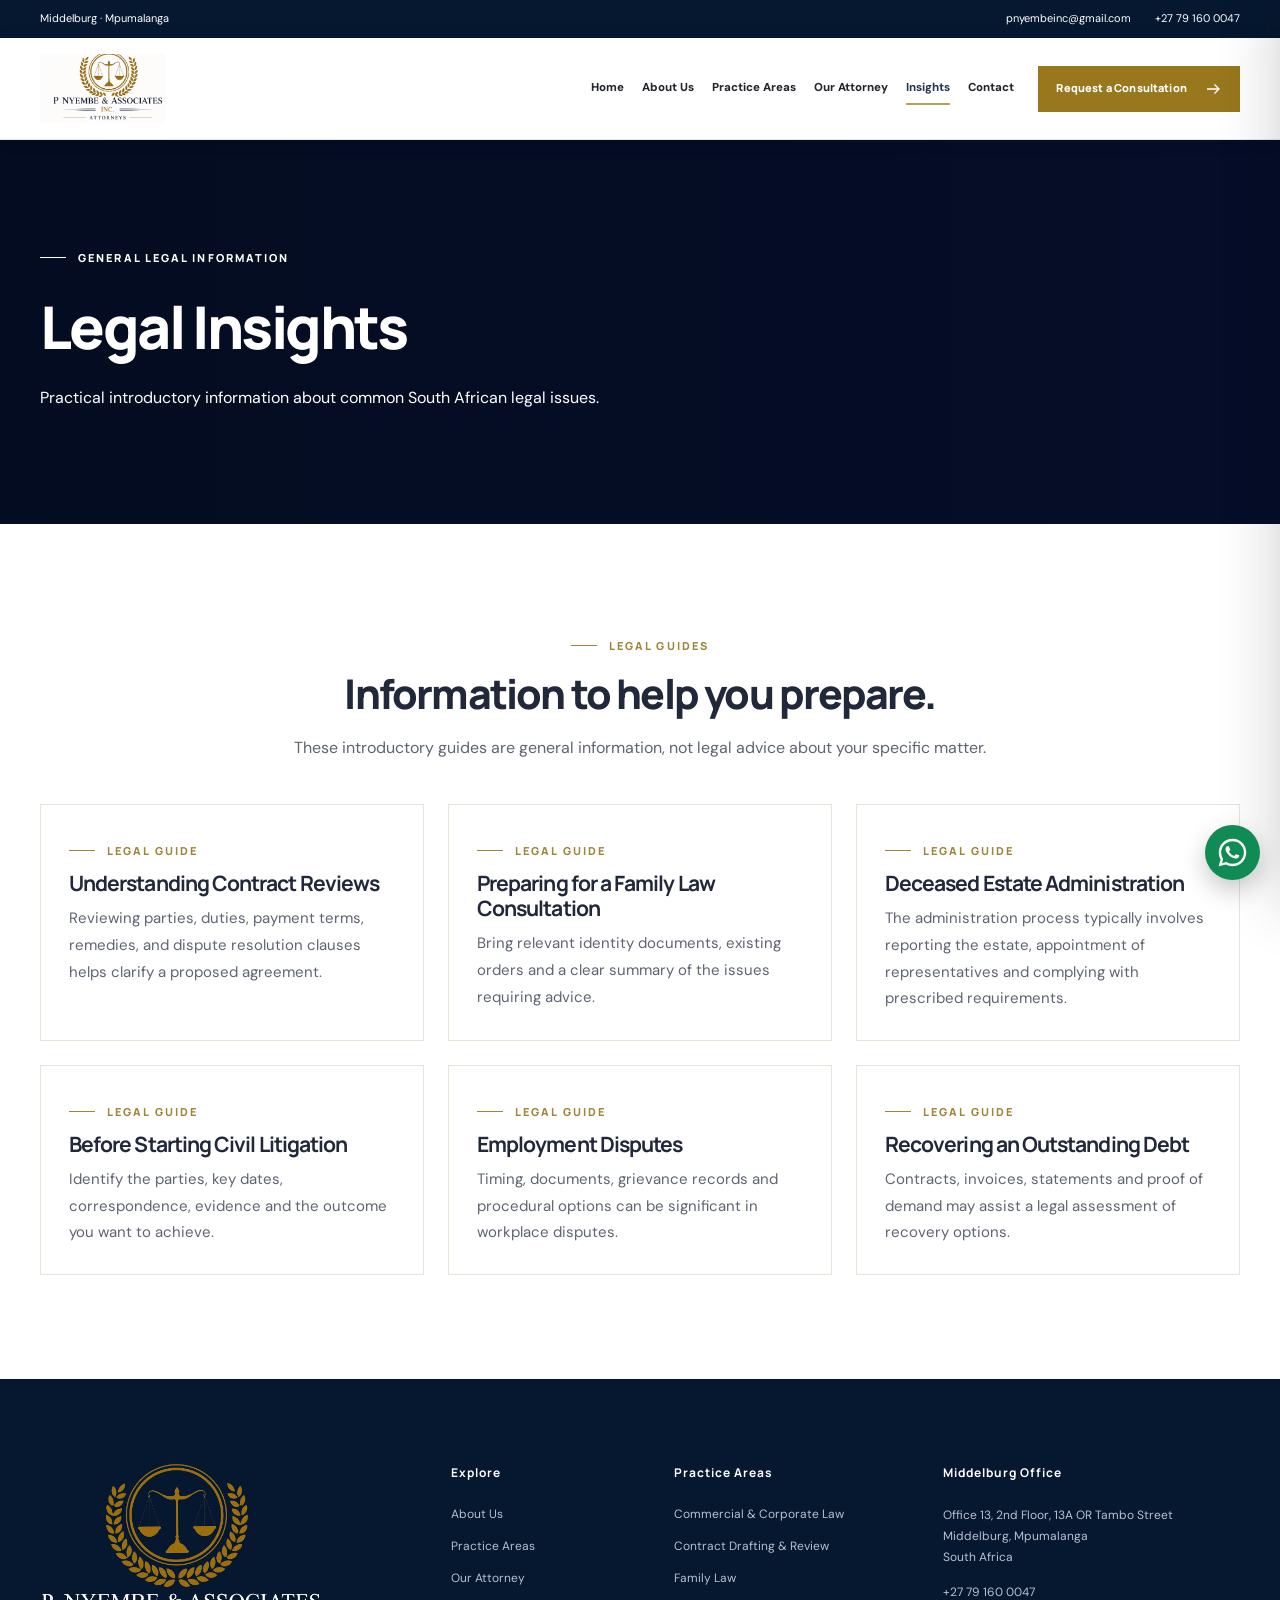
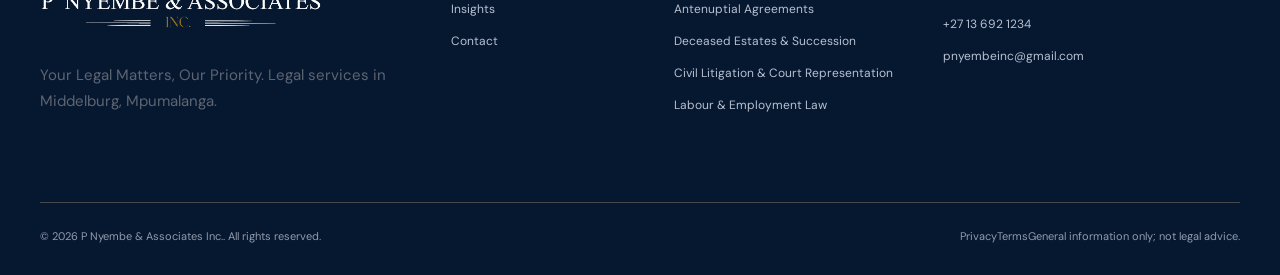
<file: insights/index.html>
<!DOCTYPE html>

<html lang="en-ZA"><head><meta charset="utf-8"/><meta content="width=device-width,initial-scale=1" name="viewport"/><meta content="#080f35" name="theme-color"/><title>Legal Insights | P Nyembe &amp; Associates Inc.</title><meta content="P Nyembe &amp; Associates Inc. provides legal services in Middelburg, Mpumalanga, including litigation, contracts, family law, labour law and estates." name="description"/><meta content="noindex,follow,max-image-preview:large" name="robots"/><link href="https://p-nyembe-associates.vercel.app/insights/" rel="canonical"/><meta content="Legal Insights | P Nyembe &amp; Associates Inc." property="og:title"/><meta content="P Nyembe &amp; Associates Inc. provides legal services in Middelburg, Mpumalanga, including litigation, contracts, family law, labour law and estates." property="og:description"/><meta content="website" property="og:type"/><meta content="https://p-nyembe-associates.vercel.app/insights/" property="og:url"/><meta content="https://p-nyembe-associates.vercel.app/assets/p-nyembe-social-preview.jpg" property="og:image"/><meta content="summary_large_image" name="twitter:card"/><link href="/assets/favicon.png" rel="icon" type="image/png"/><link href="https://images.pexels.com" rel="preconnect"/><link href="https://fonts.googleapis.com" rel="preconnect"/><link crossorigin="" href="https://fonts.gstatic.com" rel="preconnect"/><link href="/assets/site.css" rel="stylesheet"/><script defer="" src="/assets/site.js"></script><script type="application/ld+json">{"@context": "https://schema.org", "@type": "LegalService", "name": "P Nyembe & Associates Inc.", "url": "https://p-nyembe-associates.vercel.app/", "telephone": "+27791600047", "email": "pnyembeinc@gmail.com", "address": {"@type": "PostalAddress", "streetAddress": "Office 13, 2nd Floor, 13A OR Tambo Street", "addressLocality": "Middelburg", "addressRegion": "Mpumalanga", "postalCode": "1050", "addressCountry": "ZA"}}</script><meta content="1200" property="og:image:width"/><meta content="630" property="og:image:height"/><meta content="P Nyembe &amp; Associates Inc. logo and principal attorney portrait" property="og:image:alt"/><meta content="https://p-nyembe-associates.vercel.app/assets/p-nyembe-social-preview.jpg" name="twitter:image"/><meta content="Legal Insights | P Nyembe &amp; Associates Inc." name="twitter:title"/><meta content="P Nyembe &amp; Associates Inc. provides legal services in Middelburg, Mpumalanga, including litigation, contracts, family law, labour law and estates." name="twitter:description"/></head><body><a class="skip-link" href="#main">Skip to content</a>
<div class="topbar"><div class="container topbar-inner"><span class="topbar-address">Middelburg · Mpumalanga</span><div class="topbar-links"><a href="mailto:pnyembeinc@gmail.com">pnyembeinc@gmail.com</a><a href="tel:+27791600047">+27 79 160 0047</a></div></div></div>
<header class="nav-shell"><div class="container nav-inner"><a aria-label="P Nyembe &amp; Associates Inc. homepage" class="brand" href="/"><img alt="P Nyembe &amp; Associates Inc. logo" height="76" src="/assets/logo-header-transparent.png" width="100"/></a><nav aria-label="Main navigation" class="nav-links"><a class="nav-link" href="/">Home</a><a class="nav-link" href="/about/">About Us</a><a class="nav-link" href="/practice-areas/">Practice Areas</a><a class="nav-link" href="/our-attorney/">Our Attorney</a><a aria-current="page" class="nav-link active" href="/insights/">Insights</a><a class="nav-link" href="/contact/">Contact</a></nav><a class="btn btn-gold nav-cta" href="/contact/">Request a Consultation <svg aria-hidden="true" fill="none" height="18" stroke="currentColor" stroke-width="1.8" viewbox="0 0 24 24" width="18" xmlns="http://www.w3.org/2000/svg"><path d="M4 12h16m-6-6 6 6-6 6"></path></svg></a><button aria-controls="mobile-panel" aria-expanded="false" aria-label="Open navigation" class="menu-open" data-mobile-open="" type="button">☰</button></div></header>
<div class="mobile-backdrop" id="mobile-backdrop"></div><nav aria-hidden="true" aria-label="Mobile navigation" class="mobile-panel" id="mobile-panel" inert=""><div class="mobile-head"><img alt="P Nyembe &amp; Associates Inc. logo" height="76" src="/assets/logo-header-transparent.png" width="100"/><button aria-label="Close navigation" data-mobile-close="" type="button">×</button></div><div class="mobile-links"><a href="/">Home</a><a href="/about/">About Us</a><a href="/practice-areas/">Practice Areas</a><a href="/our-attorney/">Our Attorney</a><a href="/insights/">Insights</a><a href="/contact/">Contact</a></div><a class="btn btn-gold mobile-cta" href="/contact/">Contact the Firm <svg aria-hidden="true" fill="none" height="18" stroke="currentColor" stroke-width="1.8" viewbox="0 0 24 24" width="18" xmlns="http://www.w3.org/2000/svg"><path d="M4 12h16m-6-6 6 6-6 6"></path></svg></a></nav>
<main id="main"><section class="page-hero" style="--page-hero-image:url('https://images.pexels.com/photos/7876093/pexels-photo-7876093.jpeg?auto=compress&amp;cs=tinysrgb&amp;w=2000')"><div class="container"><span class="eyebrow eyebrow-light">GENERAL LEGAL INFORMATION</span><h1>Legal Insights</h1><p>Practical introductory information about common South African legal issues.</p></div></section><section class="section"><div class="container"><div class="section-heading centered"><span class="eyebrow">LEGAL GUIDES</span><h2>Information to help you prepare.</h2><p>These introductory guides are general information, not legal advice about your specific matter.</p></div><div class="practice-overview"><article class="service-item"><span class="eyebrow">LEGAL GUIDE</span><h3>Understanding Contract Reviews</h3><p>Reviewing parties, duties, payment terms, remedies, and dispute resolution clauses helps clarify a proposed agreement.</p></article><article class="service-item"><span class="eyebrow">LEGAL GUIDE</span><h3>Preparing for a Family Law Consultation</h3><p>Bring relevant identity documents, existing orders and a clear summary of the issues requiring advice.</p></article><article class="service-item"><span class="eyebrow">LEGAL GUIDE</span><h3>Deceased Estate Administration</h3><p>The administration process typically involves reporting the estate, appointment of representatives and complying with prescribed requirements.</p></article><article class="service-item"><span class="eyebrow">LEGAL GUIDE</span><h3>Before Starting Civil Litigation</h3><p>Identify the parties, key dates, correspondence, evidence and the outcome you want to achieve.</p></article><article class="service-item"><span class="eyebrow">LEGAL GUIDE</span><h3>Employment Disputes</h3><p>Timing, documents, grievance records and procedural options can be significant in workplace disputes.</p></article><article class="service-item"><span class="eyebrow">LEGAL GUIDE</span><h3>Recovering an Outstanding Debt</h3><p>Contracts, invoices, statements and proof of demand may assist a legal assessment of recovery options.</p></article></div></div></section></main>
<footer class="site-footer"><div class="container"><div class="footer-grid"><div><a class="footer-logo" href="/"><img alt="P Nyembe &amp; Associates Inc. logo" height="190" loading="lazy" src="/assets/logo-footer-transparent.png" width="350"/></a><p>Your Legal Matters, Our Priority. Legal services in Middelburg, Mpumalanga.</p></div><div><h3>Explore</h3><div class="footer-links"><a href="/about/">About Us</a><a href="/practice-areas/">Practice Areas</a><a href="/our-attorney/">Our Attorney</a><a href="/insights/">Insights</a><a href="/contact/">Contact</a></div></div><div><h3>Practice Areas</h3><div class="footer-links"><a href="/practice-areas/#commercial">Commercial &amp; Corporate Law</a><a href="/practice-areas/#contracts">Contract Drafting &amp; Review</a><a href="/practice-areas/#family">Family Law</a><a href="/practice-areas/#antenuptial">Antenuptial Agreements</a><a href="/practice-areas/#estates">Deceased Estates &amp; Succession</a><a href="/practice-areas/#litigation">Civil Litigation &amp; Court Representation</a><a href="/practice-areas/#employment">Labour &amp; Employment Law</a></div></div><div class="footer-location"><h3>Middelburg Office</h3><address>Office 13, 2nd Floor, 13A OR Tambo Street<br/>Middelburg, Mpumalanga<br/>South Africa</address><div class="footer-links" style="margin-top:15px"><a href="tel:+27791600047">+27 79 160 0047</a><a href="tel:+27136921234">+27 13 692 1234</a><a href="mailto:pnyembeinc@gmail.com">pnyembeinc@gmail.com</a></div></div></div><div class="footer-bottom"><span>© 2026 P Nyembe &amp; Associates Inc.. All rights reserved.</span><span class="footer-legal"><a href="/privacy/">Privacy</a><a href="/terms/">Terms</a><span>General information only; not legal advice.</span></span></div></div></footer>
<a aria-label="WhatsApp P Nyembe &amp; Associates Inc." class="floating-whatsapp" href="https://wa.me/27791600047?text=Good%20day%2C%20I%20would%20like%20to%20enquire%20about%20legal%20services." rel="noopener noreferrer" target="_blank" title="WhatsApp P Nyembe &amp; Associates Inc."><svg aria-hidden="true" viewbox="0 0 32 32" xmlns="http://www.w3.org/2000/svg"><path d="M16 .8C7.61.8.8 7.59.8 15.98c0 2.69.7 5.31 2.03 7.62L.7 31.3l7.91-2.08a15.15 15.15 0 0 0 7.37 1.88h.01c8.38 0 15.2-6.82 15.2-15.2 0-4.06-1.58-7.88-4.46-10.76A15.07 15.07 0 0 0 16 .8Zm0 27.73a12.54 12.54 0 0 1-6.39-1.75l-.46-.27-4.7 1.23 1.25-4.58-.3-.47a12.5 12.5 0 0 1-1.93-6.7C3.47 9.08 9.08 3.47 16 3.47a12.45 12.45 0 0 1 8.87 3.68 12.48 12.48 0 0 1 3.67 8.86c0 6.91-5.62 12.52-12.54 12.52Zm6.88-9.38c-.38-.19-2.23-1.1-2.58-1.23-.34-.13-.59-.19-.84.19s-.96 1.23-1.18 1.49-.44.29-.82.1a10.32 10.32 0 0 1-3.04-1.88 11.39 11.39 0 0 1-2.1-2.61c-.22-.38-.02-.58.16-.77.17-.17.38-.44.57-.66s.25-.38.38-.63.06-.47-.03-.66c-.1-.19-.85-2.04-1.16-2.8-.3-.74-.61-.64-.84-.65l-.71-.01c-.25 0-.66.1-1.01.47-.34.38-1.32 1.29-1.32 3.13s1.35 3.62 1.53 3.87a14.37 14.37 0 0 0 5.51 4.89c1.03.45 1.84.72 2.48.93 1.04.33 1.98.29 2.72.18.83-.13 2.23-.91 2.55-1.79.31-.88.31-1.64.22-1.8-.09-.16-.34-.25-.72-.44Z" fill="currentColor"></path></svg><span aria-hidden="true" class="whatsapp-tooltip">WhatsApp Us</span></a><button aria-label="Back to top" class="scroll-top" title="Back to top" type="button">↑</button></body></html>
</file>
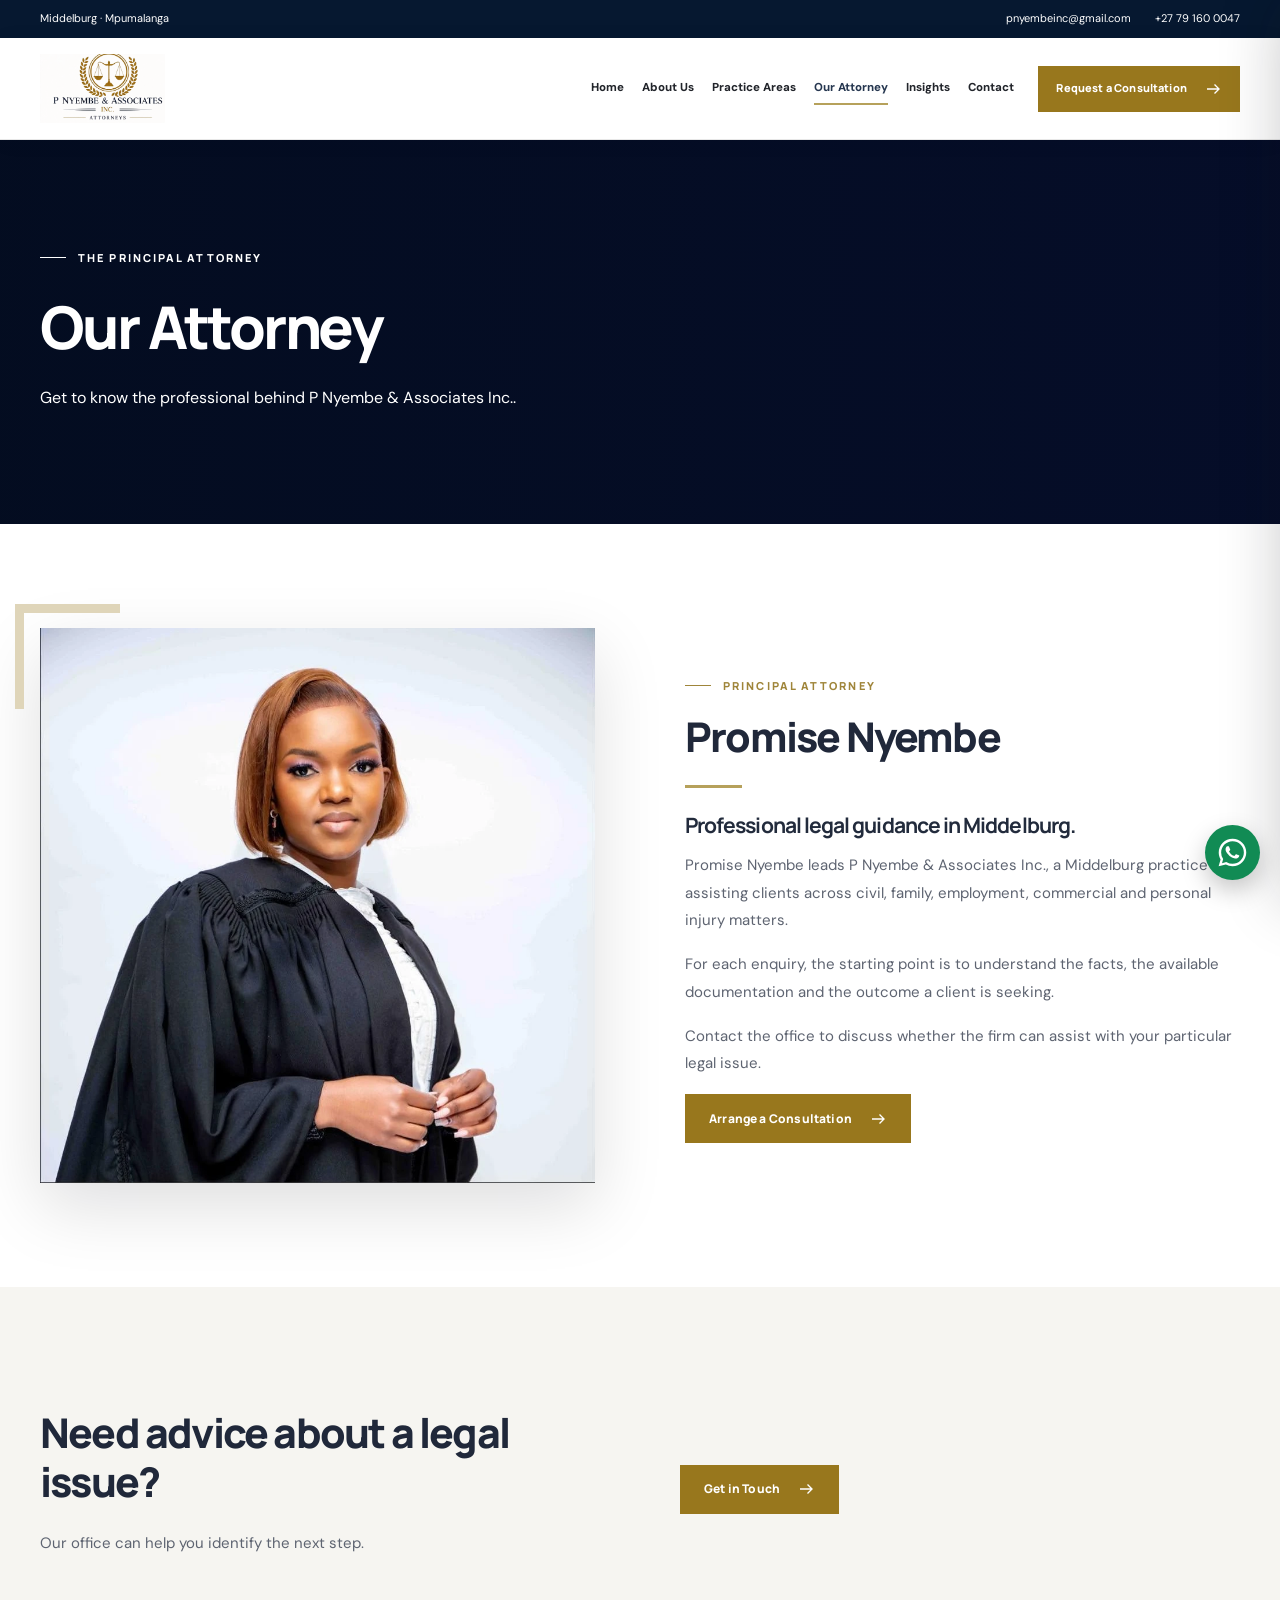
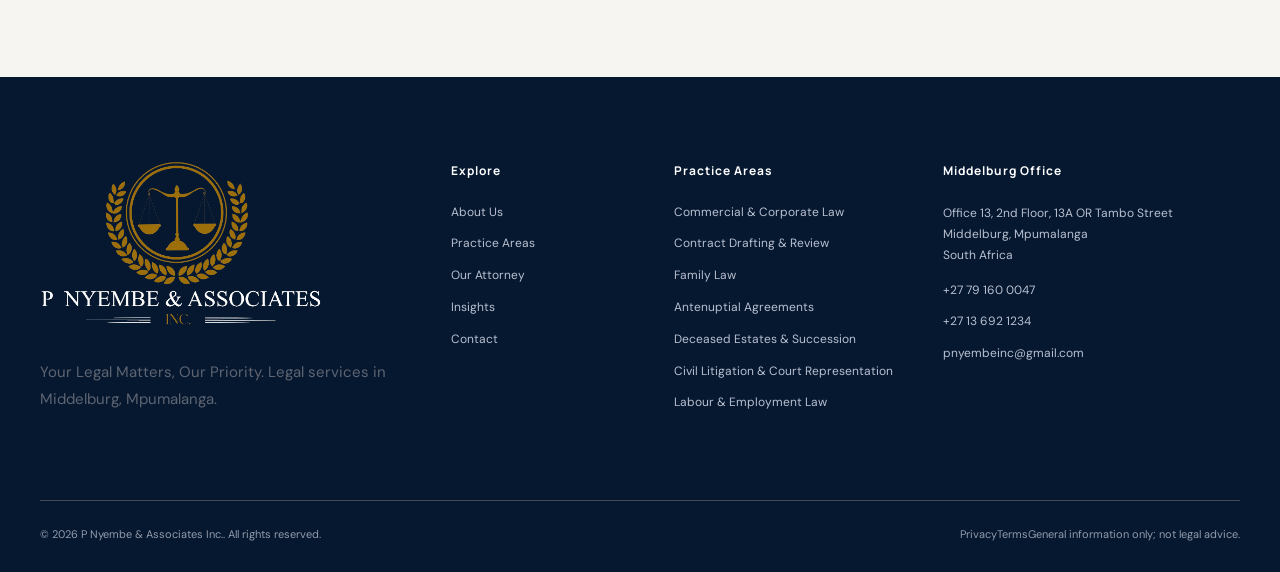
<file: our-attorney/index.html>
<!DOCTYPE html>

<html lang="en-ZA"><head><meta charset="utf-8"/><meta content="width=device-width,initial-scale=1" name="viewport"/><meta content="#080f35" name="theme-color"/><title>Promise Nyembe | Managing Director</title><meta content="P Nyembe &amp; Associates Inc. provides legal services in Middelburg, Mpumalanga, including litigation, contracts, family law, labour law and estates." name="description"/><meta content="noindex,follow,max-image-preview:large" name="robots"/><link href="https://p-nyembe-associates.vercel.app/our-attorney/" rel="canonical"/><meta content="Promise Nyembe | Principal Attorney" property="og:title"/><meta content="P Nyembe &amp; Associates Inc. provides legal services in Middelburg, Mpumalanga, including litigation, contracts, family law, labour law and estates." property="og:description"/><meta content="website" property="og:type"/><meta content="https://p-nyembe-associates.vercel.app/our-attorney/" property="og:url"/><meta content="https://p-nyembe-associates.vercel.app/assets/p-nyembe-social-preview.jpg" property="og:image"/><meta content="summary_large_image" name="twitter:card"/><link href="/assets/favicon.png" rel="icon" type="image/png"/><link href="https://images.pexels.com" rel="preconnect"/><link href="https://fonts.googleapis.com" rel="preconnect"/><link crossorigin="" href="https://fonts.gstatic.com" rel="preconnect"/><link href="/assets/site.css" rel="stylesheet"/><script defer="" src="/assets/site.js"></script><script type="application/ld+json">{"@context": "https://schema.org", "@type": "LegalService", "name": "P Nyembe & Associates Inc.", "url": "https://p-nyembe-associates.vercel.app/", "telephone": "+27791600047", "email": "pnyembeinc@gmail.com", "address": {"@type": "PostalAddress", "streetAddress": "Office 13, 2nd Floor, 13A OR Tambo Street", "addressLocality": "Middelburg", "addressRegion": "Mpumalanga", "postalCode": "1050", "addressCountry": "ZA"}}</script><meta content="1200" property="og:image:width"/><meta content="630" property="og:image:height"/><meta content="P Nyembe &amp; Associates Inc. logo and principal attorney portrait" property="og:image:alt"/><meta content="https://p-nyembe-associates.vercel.app/assets/p-nyembe-social-preview.jpg" name="twitter:image"/><meta content="Promise Nyembe | Principal Attorney" name="twitter:title"/><meta content="P Nyembe &amp; Associates Inc. provides legal services in Middelburg, Mpumalanga, including litigation, contracts, family law, labour law and estates." name="twitter:description"/></head><body><a class="skip-link" href="#main">Skip to content</a>
<div class="topbar"><div class="container topbar-inner"><span class="topbar-address">Middelburg · Mpumalanga</span><div class="topbar-links"><a href="mailto:pnyembeinc@gmail.com">pnyembeinc@gmail.com</a><a href="tel:+27791600047">+27 79 160 0047</a></div></div></div>
<header class="nav-shell"><div class="container nav-inner"><a aria-label="P Nyembe &amp; Associates Inc. homepage" class="brand" href="/"><img alt="P Nyembe &amp; Associates Inc. logo" height="76" src="/assets/logo-header-transparent.png" width="100"/></a><nav aria-label="Main navigation" class="nav-links"><a class="nav-link" href="/">Home</a><a class="nav-link" href="/about/">About Us</a><a class="nav-link" href="/practice-areas/">Practice Areas</a><a aria-current="page" class="nav-link active" href="/our-attorney/">Our Attorney</a><a class="nav-link" href="/insights/">Insights</a><a class="nav-link" href="/contact/">Contact</a></nav><a class="btn btn-gold nav-cta" href="/contact/">Request a Consultation <svg aria-hidden="true" fill="none" height="18" stroke="currentColor" stroke-width="1.8" viewbox="0 0 24 24" width="18" xmlns="http://www.w3.org/2000/svg"><path d="M4 12h16m-6-6 6 6-6 6"></path></svg></a><button aria-controls="mobile-panel" aria-expanded="false" aria-label="Open navigation" class="menu-open" data-mobile-open="" type="button">☰</button></div></header>
<div class="mobile-backdrop" id="mobile-backdrop"></div><nav aria-hidden="true" aria-label="Mobile navigation" class="mobile-panel" id="mobile-panel" inert=""><div class="mobile-head"><img alt="P Nyembe &amp; Associates Inc. logo" height="76" src="/assets/logo-header-transparent.png" width="100"/><button aria-label="Close navigation" data-mobile-close="" type="button">×</button></div><div class="mobile-links"><a href="/">Home</a><a href="/about/">About Us</a><a href="/practice-areas/">Practice Areas</a><a href="/our-attorney/">Our Attorney</a><a href="/insights/">Insights</a><a href="/contact/">Contact</a></div><a class="btn btn-gold mobile-cta" href="/contact/">Contact the Firm <svg aria-hidden="true" fill="none" height="18" stroke="currentColor" stroke-width="1.8" viewbox="0 0 24 24" width="18" xmlns="http://www.w3.org/2000/svg"><path d="M4 12h16m-6-6 6 6-6 6"></path></svg></a></nav>
<main id="main"><section class="page-hero" style="--page-hero-image:url('https://images.pexels.com/photos/5669602/pexels-photo-5669602.jpeg?auto=compress&amp;cs=tinysrgb&amp;w=2000')"><div class="container"><span class="eyebrow eyebrow-light">THE PRINCIPAL ATTORNEY</span><h1>Our Attorney</h1><p>Get to know the professional behind P Nyembe &amp; Associates Inc..</p></div></section><section class="section"><div class="container"><div class="intro-grid"><div class="intro-picture"><img alt="Promise Nyembe in a black suit" loading="lazy" src="/assets/promise-portrait.webp"/></div><div class="intro-copy"><span class="eyebrow">PRINCIPAL ATTORNEY</span><h2>Promise Nyembe</h2><div class="accent-line"></div><h3>Professional legal guidance in Middelburg.</h3><p>Promise Nyembe leads P Nyembe &amp; Associates Inc., a Middelburg practice assisting clients across civil, family, employment, commercial and personal injury matters.</p><p>For each enquiry, the starting point is to understand the facts, the available documentation and the outcome a client is seeking.</p><p>Contact the office to discuss whether the firm can assist with your particular legal issue.</p><a class="btn btn-gold" href="/contact/">Arrange a Consultation <svg aria-hidden="true" fill="none" height="18" stroke="currentColor" stroke-width="1.8" viewbox="0 0 24 24" width="18" xmlns="http://www.w3.org/2000/svg"><path d="M4 12h16m-6-6 6 6-6 6"></path></svg></a></div></div></div></section><section class="section cream"><div class="container"><div class="two-column"><div><h2>Need advice about a legal issue?</h2><p>Our office can help you identify the next step.</p></div><div><a class="btn btn-gold" href="/contact/">Get in Touch <svg aria-hidden="true" fill="none" height="18" stroke="currentColor" stroke-width="1.8" viewbox="0 0 24 24" width="18" xmlns="http://www.w3.org/2000/svg"><path d="M4 12h16m-6-6 6 6-6 6"></path></svg></a></div></div></div></section></main>
<footer class="site-footer"><div class="container"><div class="footer-grid"><div><a class="footer-logo" href="/"><img alt="P Nyembe &amp; Associates Inc. logo" height="190" loading="lazy" src="/assets/logo-footer-transparent.png" width="350"/></a><p>Your Legal Matters, Our Priority. Legal services in Middelburg, Mpumalanga.</p></div><div><h3>Explore</h3><div class="footer-links"><a href="/about/">About Us</a><a href="/practice-areas/">Practice Areas</a><a href="/our-attorney/">Our Attorney</a><a href="/insights/">Insights</a><a href="/contact/">Contact</a></div></div><div><h3>Practice Areas</h3><div class="footer-links"><a href="/practice-areas/#commercial">Commercial &amp; Corporate Law</a><a href="/practice-areas/#contracts">Contract Drafting &amp; Review</a><a href="/practice-areas/#family">Family Law</a><a href="/practice-areas/#antenuptial">Antenuptial Agreements</a><a href="/practice-areas/#estates">Deceased Estates &amp; Succession</a><a href="/practice-areas/#litigation">Civil Litigation &amp; Court Representation</a><a href="/practice-areas/#employment">Labour &amp; Employment Law</a></div></div><div class="footer-location"><h3>Middelburg Office</h3><address>Office 13, 2nd Floor, 13A OR Tambo Street<br/>Middelburg, Mpumalanga<br/>South Africa</address><div class="footer-links" style="margin-top:15px"><a href="tel:+27791600047">+27 79 160 0047</a><a href="tel:+27136921234">+27 13 692 1234</a><a href="mailto:pnyembeinc@gmail.com">pnyembeinc@gmail.com</a></div></div></div><div class="footer-bottom"><span>© 2026 P Nyembe &amp; Associates Inc.. All rights reserved.</span><span class="footer-legal"><a href="/privacy/">Privacy</a><a href="/terms/">Terms</a><span>General information only; not legal advice.</span></span></div></div></footer>
<a aria-label="WhatsApp P Nyembe &amp; Associates Inc." class="floating-whatsapp" href="https://wa.me/27791600047?text=Good%20day%2C%20I%20would%20like%20to%20enquire%20about%20legal%20services." rel="noopener noreferrer" target="_blank" title="WhatsApp P Nyembe &amp; Associates Inc."><svg aria-hidden="true" viewbox="0 0 32 32" xmlns="http://www.w3.org/2000/svg"><path d="M16 .8C7.61.8.8 7.59.8 15.98c0 2.69.7 5.31 2.03 7.62L.7 31.3l7.91-2.08a15.15 15.15 0 0 0 7.37 1.88h.01c8.38 0 15.2-6.82 15.2-15.2 0-4.06-1.58-7.88-4.46-10.76A15.07 15.07 0 0 0 16 .8Zm0 27.73a12.54 12.54 0 0 1-6.39-1.75l-.46-.27-4.7 1.23 1.25-4.58-.3-.47a12.5 12.5 0 0 1-1.93-6.7C3.47 9.08 9.08 3.47 16 3.47a12.45 12.45 0 0 1 8.87 3.68 12.48 12.48 0 0 1 3.67 8.86c0 6.91-5.62 12.52-12.54 12.52Zm6.88-9.38c-.38-.19-2.23-1.1-2.58-1.23-.34-.13-.59-.19-.84.19s-.96 1.23-1.18 1.49-.44.29-.82.1a10.32 10.32 0 0 1-3.04-1.88 11.39 11.39 0 0 1-2.1-2.61c-.22-.38-.02-.58.16-.77.17-.17.38-.44.57-.66s.25-.38.38-.63.06-.47-.03-.66c-.1-.19-.85-2.04-1.16-2.8-.3-.74-.61-.64-.84-.65l-.71-.01c-.25 0-.66.1-1.01.47-.34.38-1.32 1.29-1.32 3.13s1.35 3.62 1.53 3.87a14.37 14.37 0 0 0 5.51 4.89c1.03.45 1.84.72 2.48.93 1.04.33 1.98.29 2.72.18.83-.13 2.23-.91 2.55-1.79.31-.88.31-1.64.22-1.8-.09-.16-.34-.25-.72-.44Z" fill="currentColor"></path></svg><span aria-hidden="true" class="whatsapp-tooltip">WhatsApp Us</span></a><button aria-label="Back to top" class="scroll-top" title="Back to top" type="button">↑</button></body></html>
</file>
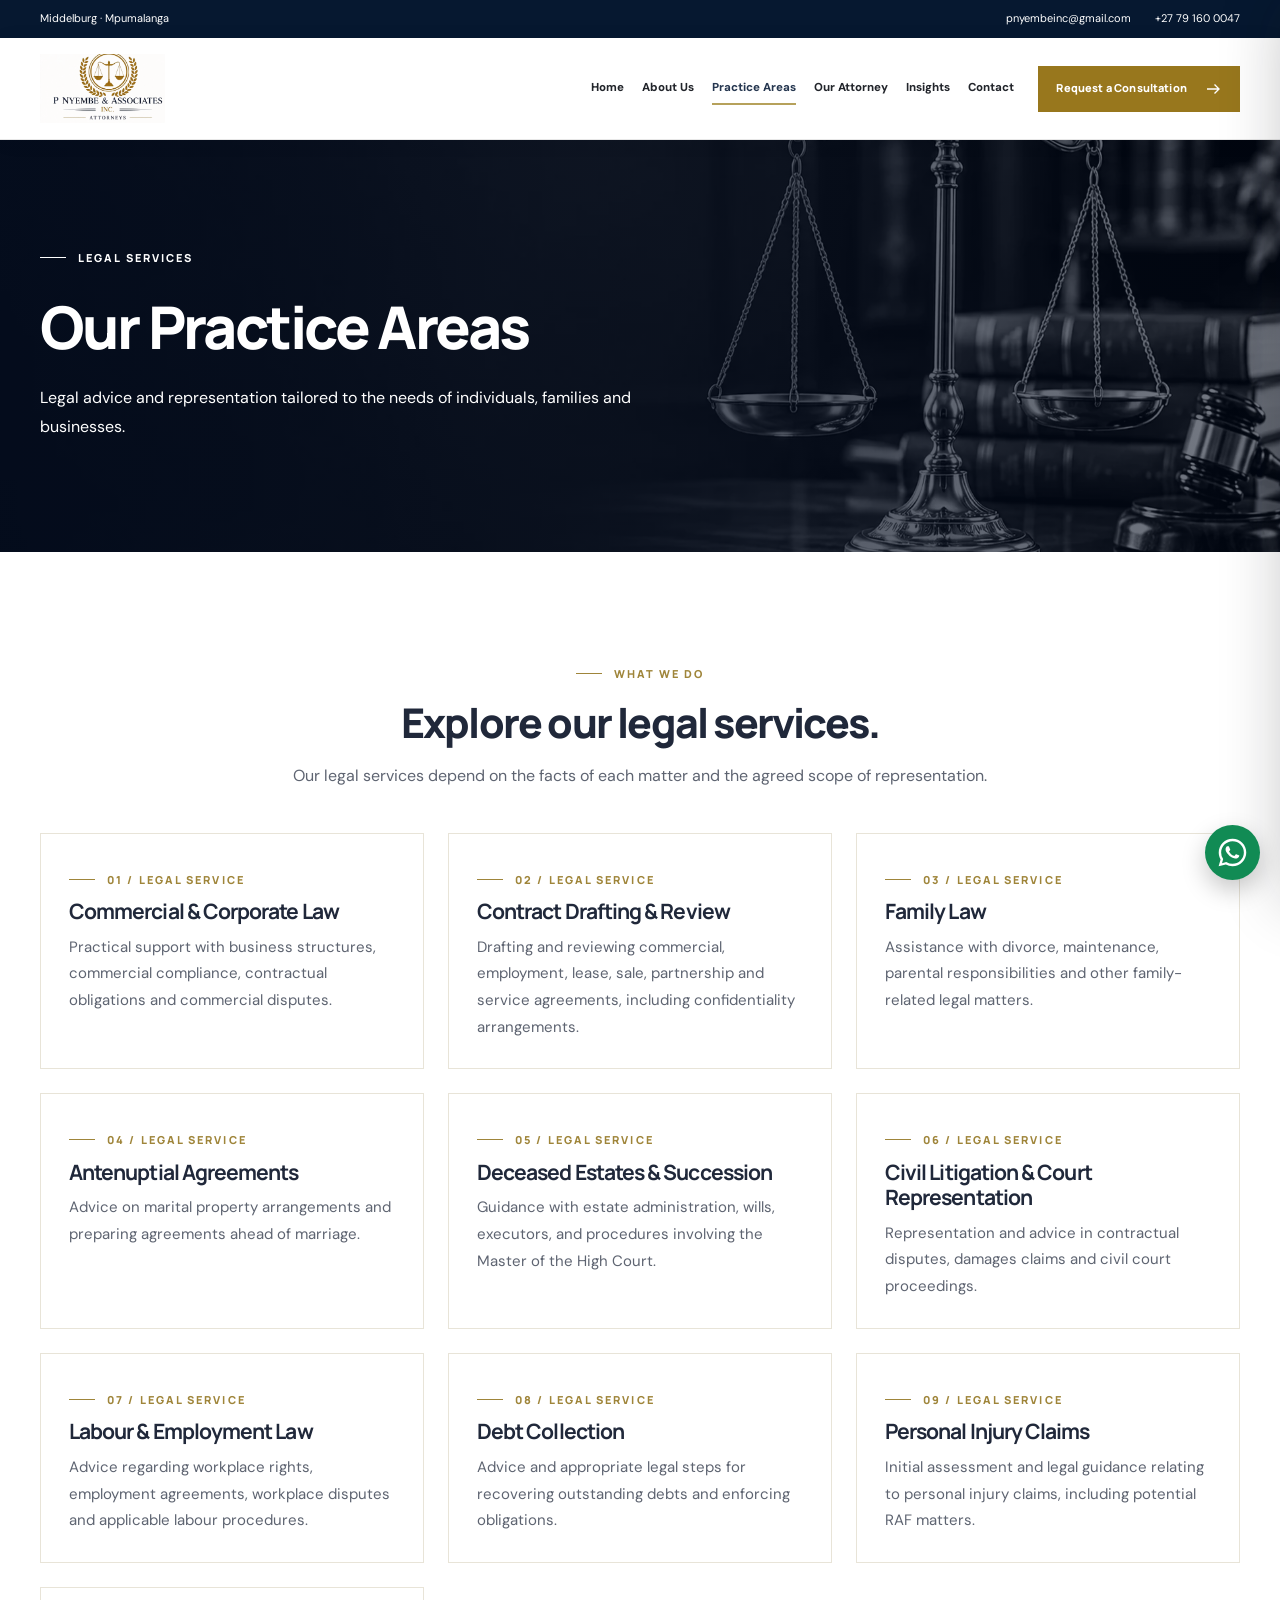
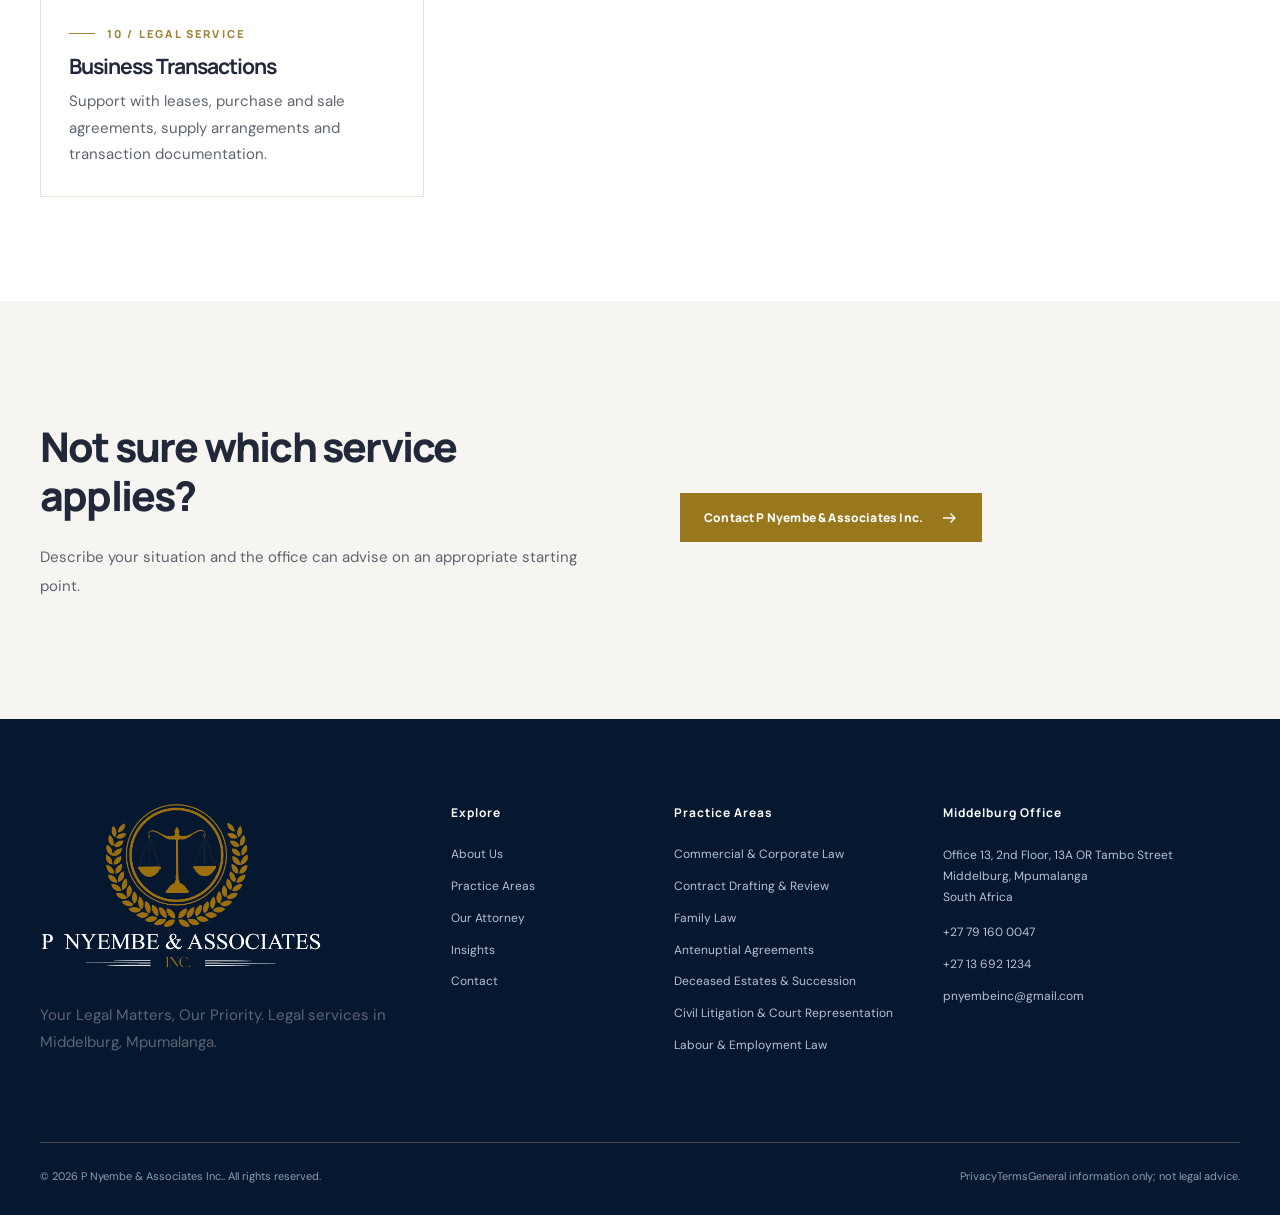
<file: practice-areas/index.html>
<!DOCTYPE html>

<html lang="en-ZA"><head><meta charset="utf-8"/><meta content="width=device-width,initial-scale=1" name="viewport"/><meta content="#080f35" name="theme-color"/><title>Practice Areas | P Nyembe &amp; Associates Inc. Middelburg</title><meta content="P Nyembe &amp; Associates Inc. provides legal services in Middelburg, Mpumalanga, including litigation, contracts, family law, labour law and estates." name="description"/><meta content="noindex,follow,max-image-preview:large" name="robots"/><link href="https://p-nyembe-associates.vercel.app/practice-areas/" rel="canonical"/><meta content="Practice Areas | P Nyembe &amp; Associates Inc. Middelburg" property="og:title"/><meta content="P Nyembe &amp; Associates Inc. provides legal services in Middelburg, Mpumalanga, including litigation, contracts, family law, labour law and estates." property="og:description"/><meta content="website" property="og:type"/><meta content="https://p-nyembe-associates.vercel.app/practice-areas/" property="og:url"/><meta content="https://p-nyembe-associates.vercel.app/assets/p-nyembe-social-preview.jpg" property="og:image"/><meta content="summary_large_image" name="twitter:card"/><link href="/assets/favicon.png" rel="icon" type="image/png"/><link href="https://images.pexels.com" rel="preconnect"/><link href="https://fonts.googleapis.com" rel="preconnect"/><link crossorigin="" href="https://fonts.gstatic.com" rel="preconnect"/><link href="/assets/site.css" rel="stylesheet"/><script defer="" src="/assets/site.js"></script><script type="application/ld+json">{"@context": "https://schema.org", "@type": "LegalService", "name": "P Nyembe & Associates Inc.", "url": "https://p-nyembe-associates.vercel.app/", "telephone": "+27791600047", "email": "pnyembeinc@gmail.com", "address": {"@type": "PostalAddress", "streetAddress": "Office 13, 2nd Floor, 13A OR Tambo Street", "addressLocality": "Middelburg", "addressRegion": "Mpumalanga", "postalCode": "1050", "addressCountry": "ZA"}}</script><meta content="1200" property="og:image:width"/><meta content="630" property="og:image:height"/><meta content="P Nyembe &amp; Associates Inc. logo and principal attorney portrait" property="og:image:alt"/><meta content="https://p-nyembe-associates.vercel.app/assets/p-nyembe-social-preview.jpg" name="twitter:image"/><meta content="Practice Areas | P Nyembe &amp; Associates Inc. Middelburg" name="twitter:title"/><meta content="P Nyembe &amp; Associates Inc. provides legal services in Middelburg, Mpumalanga, including litigation, contracts, family law, labour law and estates." name="twitter:description"/></head><body><a class="skip-link" href="#main">Skip to content</a>
<div class="topbar"><div class="container topbar-inner"><span class="topbar-address">Middelburg · Mpumalanga</span><div class="topbar-links"><a href="mailto:pnyembeinc@gmail.com">pnyembeinc@gmail.com</a><a href="tel:+27791600047">+27 79 160 0047</a></div></div></div>
<header class="nav-shell"><div class="container nav-inner"><a aria-label="P Nyembe &amp; Associates Inc. homepage" class="brand" href="/"><img alt="P Nyembe &amp; Associates Inc. logo" height="76" src="/assets/logo-header-transparent.png" width="100"/></a><nav aria-label="Main navigation" class="nav-links"><a class="nav-link" href="/">Home</a><a class="nav-link" href="/about/">About Us</a><a aria-current="page" class="nav-link active" href="/practice-areas/">Practice Areas</a><a class="nav-link" href="/our-attorney/">Our Attorney</a><a class="nav-link" href="/insights/">Insights</a><a class="nav-link" href="/contact/">Contact</a></nav><a class="btn btn-gold nav-cta" href="/contact/">Request a Consultation <svg aria-hidden="true" fill="none" height="18" stroke="currentColor" stroke-width="1.8" viewbox="0 0 24 24" width="18" xmlns="http://www.w3.org/2000/svg"><path d="M4 12h16m-6-6 6 6-6 6"></path></svg></a><button aria-controls="mobile-panel" aria-expanded="false" aria-label="Open navigation" class="menu-open" data-mobile-open="" type="button">☰</button></div></header>
<div class="mobile-backdrop" id="mobile-backdrop"></div><nav aria-hidden="true" aria-label="Mobile navigation" class="mobile-panel" id="mobile-panel" inert=""><div class="mobile-head"><img alt="P Nyembe &amp; Associates Inc. logo" height="76" src="/assets/logo-header-transparent.png" width="100"/><button aria-label="Close navigation" data-mobile-close="" type="button">×</button></div><div class="mobile-links"><a href="/">Home</a><a href="/about/">About Us</a><a href="/practice-areas/">Practice Areas</a><a href="/our-attorney/">Our Attorney</a><a href="/insights/">Insights</a><a href="/contact/">Contact</a></div><a class="btn btn-gold mobile-cta" href="/contact/">Contact the Firm <svg aria-hidden="true" fill="none" height="18" stroke="currentColor" stroke-width="1.8" viewbox="0 0 24 24" width="18" xmlns="http://www.w3.org/2000/svg"><path d="M4 12h16m-6-6 6 6-6 6"></path></svg></a></nav>
<main id="main"><section class="page-hero" style="--page-hero-image:url('/assets/hero-practice-silver-scales.webp')"><div class="container"><span class="eyebrow eyebrow-light">LEGAL SERVICES</span><h1>Our Practice Areas</h1><p>Legal advice and representation tailored to the needs of individuals, families and businesses.</p></div></section><section class="section"><div class="container"><div class="section-heading centered"><span class="eyebrow">WHAT WE DO</span><h2>Explore our legal services.</h2><p>Our legal services depend on the facts of each matter and the agreed scope of representation.</p></div><div class="practice-overview"><article class="service-item" id="commercial"><span class="eyebrow">01 / LEGAL SERVICE</span><h3>Commercial &amp; Corporate Law</h3><p>Practical support with business structures, commercial compliance, contractual obligations and commercial disputes.</p></article><article class="service-item" id="contracts"><span class="eyebrow">02 / LEGAL SERVICE</span><h3>Contract Drafting &amp; Review</h3><p>Drafting and reviewing commercial, employment, lease, sale, partnership and service agreements, including confidentiality arrangements.</p></article><article class="service-item" id="family"><span class="eyebrow">03 / LEGAL SERVICE</span><h3>Family Law</h3><p>Assistance with divorce, maintenance, parental responsibilities and other family-related legal matters.</p></article><article class="service-item" id="antenuptial"><span class="eyebrow">04 / LEGAL SERVICE</span><h3>Antenuptial Agreements</h3><p>Advice on marital property arrangements and preparing agreements ahead of marriage.</p></article><article class="service-item" id="estates"><span class="eyebrow">05 / LEGAL SERVICE</span><h3>Deceased Estates &amp; Succession</h3><p>Guidance with estate administration, wills, executors, and procedures involving the Master of the High Court.</p></article><article class="service-item" id="litigation"><span class="eyebrow">06 / LEGAL SERVICE</span><h3>Civil Litigation &amp; Court Representation</h3><p>Representation and advice in contractual disputes, damages claims and civil court proceedings.</p></article><article class="service-item" id="employment"><span class="eyebrow">07 / LEGAL SERVICE</span><h3>Labour &amp; Employment Law</h3><p>Advice regarding workplace rights, employment agreements, workplace disputes and applicable labour procedures.</p></article><article class="service-item" id="debt"><span class="eyebrow">08 / LEGAL SERVICE</span><h3>Debt Collection</h3><p>Advice and appropriate legal steps for recovering outstanding debts and enforcing obligations.</p></article><article class="service-item" id="injury"><span class="eyebrow">09 / LEGAL SERVICE</span><h3>Personal Injury Claims</h3><p>Initial assessment and legal guidance relating to personal injury claims, including potential RAF matters.</p></article><article class="service-item" id="business"><span class="eyebrow">10 / LEGAL SERVICE</span><h3>Business Transactions</h3><p>Support with leases, purchase and sale agreements, supply arrangements and transaction documentation.</p></article></div></div></section><section class="section cream"><div class="container"><div class="two-column"><div><h2>Not sure which service applies?</h2><p>Describe your situation and the office can advise on an appropriate starting point.</p></div><div><a class="btn btn-gold" href="/contact/">Contact P Nyembe &amp; Associates Inc. <svg aria-hidden="true" fill="none" height="18" stroke="currentColor" stroke-width="1.8" viewbox="0 0 24 24" width="18" xmlns="http://www.w3.org/2000/svg"><path d="M4 12h16m-6-6 6 6-6 6"></path></svg></a></div></div></div></section></main>
<footer class="site-footer"><div class="container"><div class="footer-grid"><div><a class="footer-logo" href="/"><img alt="P Nyembe &amp; Associates Inc. logo" height="190" loading="lazy" src="/assets/logo-footer-transparent.png" width="350"/></a><p>Your Legal Matters, Our Priority. Legal services in Middelburg, Mpumalanga.</p></div><div><h3>Explore</h3><div class="footer-links"><a href="/about/">About Us</a><a href="/practice-areas/">Practice Areas</a><a href="/our-attorney/">Our Attorney</a><a href="/insights/">Insights</a><a href="/contact/">Contact</a></div></div><div><h3>Practice Areas</h3><div class="footer-links"><a href="/practice-areas/#commercial">Commercial &amp; Corporate Law</a><a href="/practice-areas/#contracts">Contract Drafting &amp; Review</a><a href="/practice-areas/#family">Family Law</a><a href="/practice-areas/#antenuptial">Antenuptial Agreements</a><a href="/practice-areas/#estates">Deceased Estates &amp; Succession</a><a href="/practice-areas/#litigation">Civil Litigation &amp; Court Representation</a><a href="/practice-areas/#employment">Labour &amp; Employment Law</a></div></div><div class="footer-location"><h3>Middelburg Office</h3><address>Office 13, 2nd Floor, 13A OR Tambo Street<br/>Middelburg, Mpumalanga<br/>South Africa</address><div class="footer-links" style="margin-top:15px"><a href="tel:+27791600047">+27 79 160 0047</a><a href="tel:+27136921234">+27 13 692 1234</a><a href="mailto:pnyembeinc@gmail.com">pnyembeinc@gmail.com</a></div></div></div><div class="footer-bottom"><span>© 2026 P Nyembe &amp; Associates Inc.. All rights reserved.</span><span class="footer-legal"><a href="/privacy/">Privacy</a><a href="/terms/">Terms</a><span>General information only; not legal advice.</span></span></div></div></footer>
<a aria-label="WhatsApp P Nyembe &amp; Associates Inc." class="floating-whatsapp" href="https://wa.me/27791600047?text=Good%20day%2C%20I%20would%20like%20to%20enquire%20about%20legal%20services." rel="noopener noreferrer" target="_blank" title="WhatsApp P Nyembe &amp; Associates Inc."><svg aria-hidden="true" viewbox="0 0 32 32" xmlns="http://www.w3.org/2000/svg"><path d="M16 .8C7.61.8.8 7.59.8 15.98c0 2.69.7 5.31 2.03 7.62L.7 31.3l7.91-2.08a15.15 15.15 0 0 0 7.37 1.88h.01c8.38 0 15.2-6.82 15.2-15.2 0-4.06-1.58-7.88-4.46-10.76A15.07 15.07 0 0 0 16 .8Zm0 27.73a12.54 12.54 0 0 1-6.39-1.75l-.46-.27-4.7 1.23 1.25-4.58-.3-.47a12.5 12.5 0 0 1-1.93-6.7C3.47 9.08 9.08 3.47 16 3.47a12.45 12.45 0 0 1 8.87 3.68 12.48 12.48 0 0 1 3.67 8.86c0 6.91-5.62 12.52-12.54 12.52Zm6.88-9.38c-.38-.19-2.23-1.1-2.58-1.23-.34-.13-.59-.19-.84.19s-.96 1.23-1.18 1.49-.44.29-.82.1a10.32 10.32 0 0 1-3.04-1.88 11.39 11.39 0 0 1-2.1-2.61c-.22-.38-.02-.58.16-.77.17-.17.38-.44.57-.66s.25-.38.38-.63.06-.47-.03-.66c-.1-.19-.85-2.04-1.16-2.8-.3-.74-.61-.64-.84-.65l-.71-.01c-.25 0-.66.1-1.01.47-.34.38-1.32 1.29-1.32 3.13s1.35 3.62 1.53 3.87a14.37 14.37 0 0 0 5.51 4.89c1.03.45 1.84.72 2.48.93 1.04.33 1.98.29 2.72.18.83-.13 2.23-.91 2.55-1.79.31-.88.31-1.64.22-1.8-.09-.16-.34-.25-.72-.44Z" fill="currentColor"></path></svg><span aria-hidden="true" class="whatsapp-tooltip">WhatsApp Us</span></a><button aria-label="Back to top" class="scroll-top" title="Back to top" type="button">↑</button></body></html>
</file>
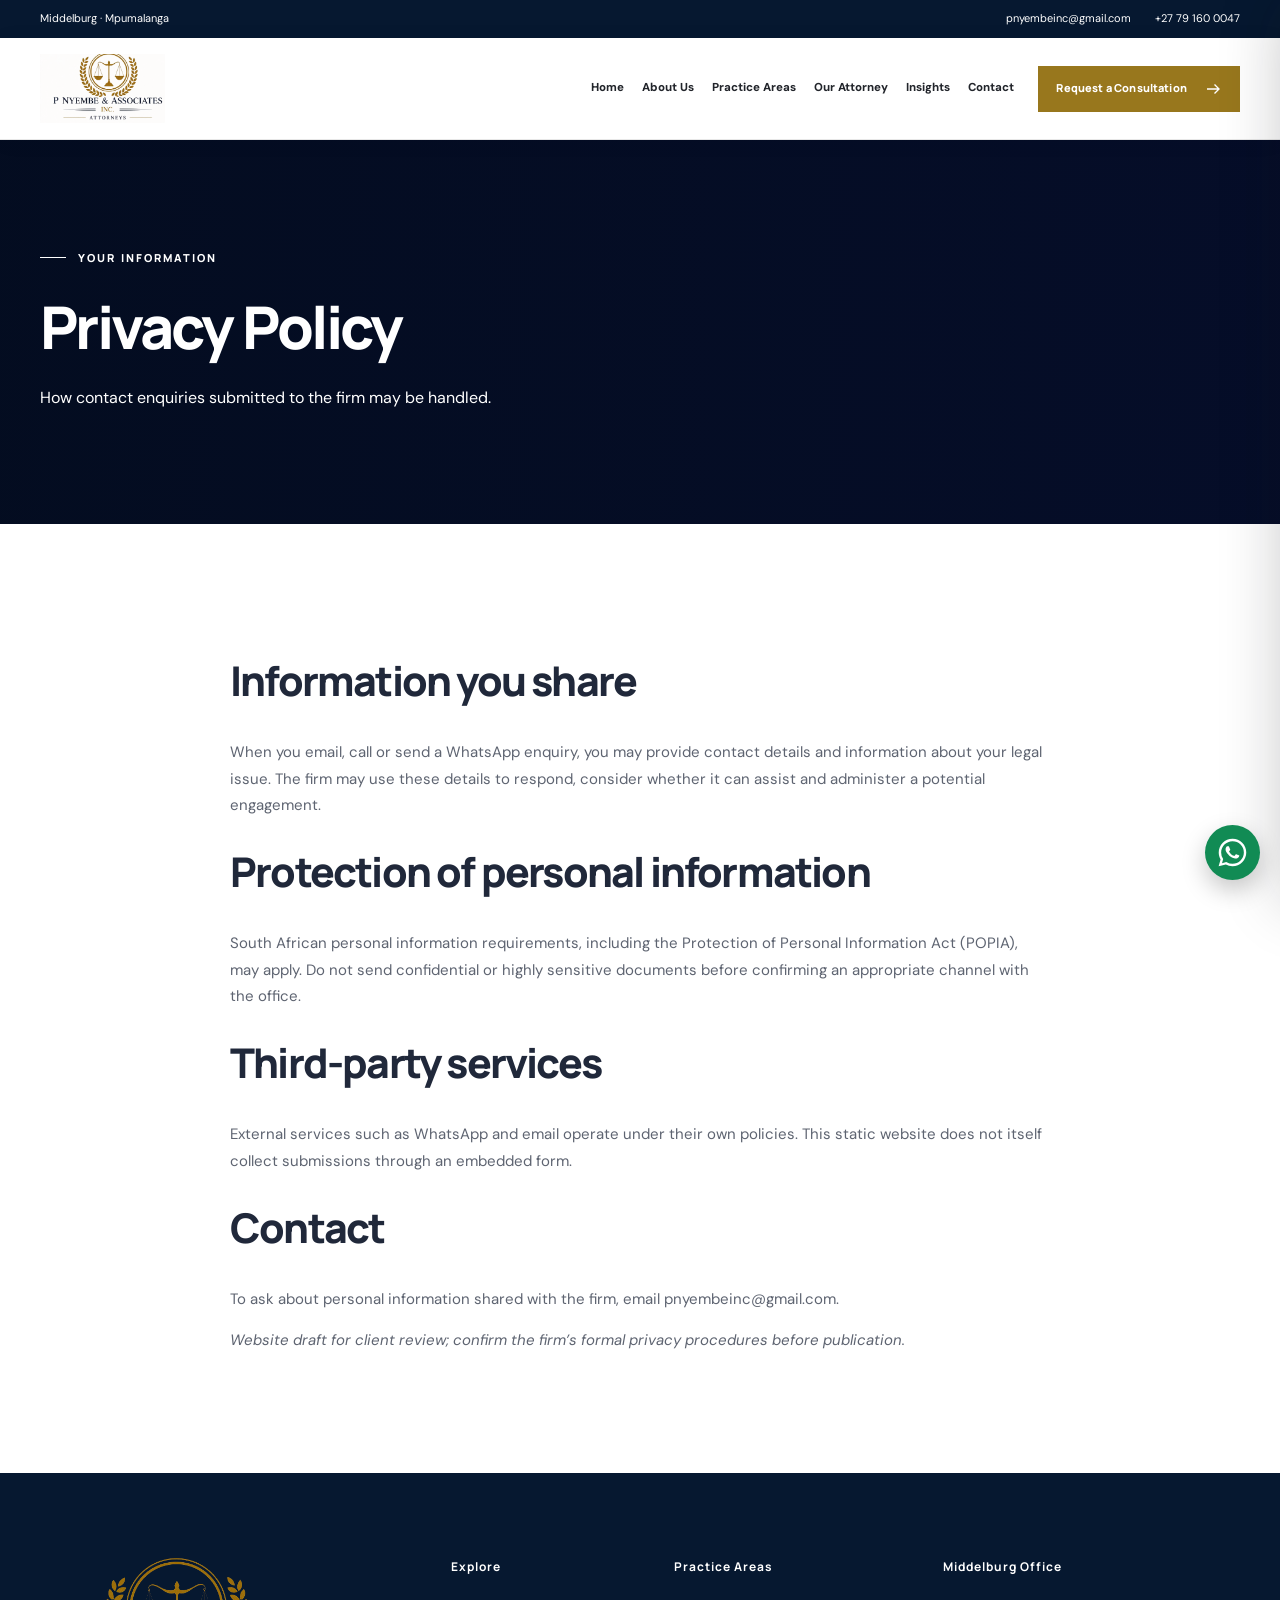
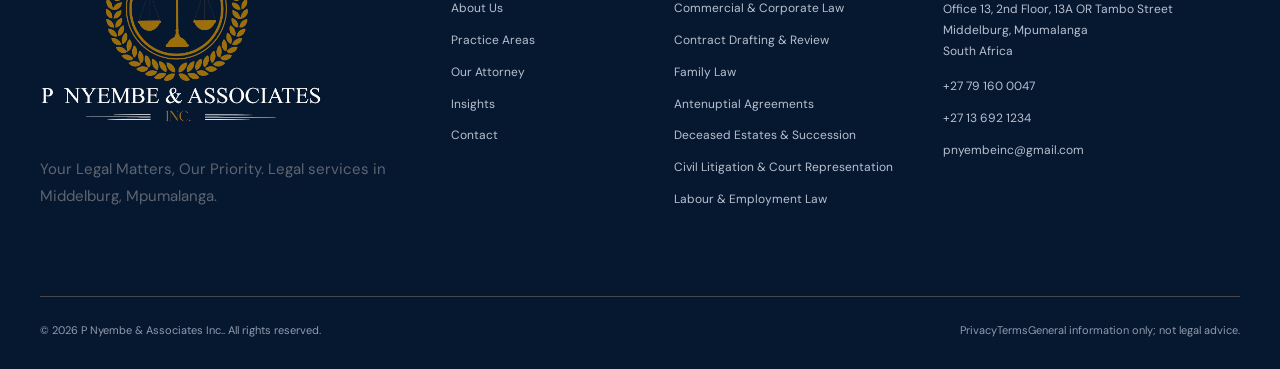
<file: privacy/index.html>
<!DOCTYPE html>

<html lang="en-ZA"><head><meta charset="utf-8"/><meta content="width=device-width,initial-scale=1" name="viewport"/><meta content="#080f35" name="theme-color"/><title>Privacy Policy | P Nyembe &amp; Associates Inc.</title><meta content="P Nyembe &amp; Associates Inc. provides legal services in Middelburg, Mpumalanga, including litigation, contracts, family law, labour law and estates." name="description"/><meta content="noindex,follow,max-image-preview:large" name="robots"/><link href="https://p-nyembe-associates.vercel.app/privacy/" rel="canonical"/><meta content="Privacy Policy | P Nyembe &amp; Associates Inc." property="og:title"/><meta content="P Nyembe &amp; Associates Inc. provides legal services in Middelburg, Mpumalanga, including litigation, contracts, family law, labour law and estates." property="og:description"/><meta content="website" property="og:type"/><meta content="https://p-nyembe-associates.vercel.app/privacy/" property="og:url"/><meta content="https://p-nyembe-associates.vercel.app/assets/p-nyembe-social-preview.jpg" property="og:image"/><meta content="summary_large_image" name="twitter:card"/><link href="/assets/favicon.png" rel="icon" type="image/png"/><link href="https://images.pexels.com" rel="preconnect"/><link href="https://fonts.googleapis.com" rel="preconnect"/><link crossorigin="" href="https://fonts.gstatic.com" rel="preconnect"/><link href="/assets/site.css" rel="stylesheet"/><script defer="" src="/assets/site.js"></script><script type="application/ld+json">{"@context": "https://schema.org", "@type": "LegalService", "name": "P Nyembe & Associates Inc.", "url": "https://p-nyembe-associates.vercel.app/", "telephone": "+27791600047", "email": "pnyembeinc@gmail.com", "address": {"@type": "PostalAddress", "streetAddress": "Office 13, 2nd Floor, 13A OR Tambo Street", "addressLocality": "Middelburg", "addressRegion": "Mpumalanga", "postalCode": "1050", "addressCountry": "ZA"}}</script><meta content="1200" property="og:image:width"/><meta content="630" property="og:image:height"/><meta content="P Nyembe &amp; Associates Inc. logo and principal attorney portrait" property="og:image:alt"/><meta content="https://p-nyembe-associates.vercel.app/assets/p-nyembe-social-preview.jpg" name="twitter:image"/><meta content="Privacy Policy | P Nyembe &amp; Associates Inc." name="twitter:title"/><meta content="P Nyembe &amp; Associates Inc. provides legal services in Middelburg, Mpumalanga, including litigation, contracts, family law, labour law and estates." name="twitter:description"/></head><body><a class="skip-link" href="#main">Skip to content</a>
<div class="topbar"><div class="container topbar-inner"><span class="topbar-address">Middelburg · Mpumalanga</span><div class="topbar-links"><a href="mailto:pnyembeinc@gmail.com">pnyembeinc@gmail.com</a><a href="tel:+27791600047">+27 79 160 0047</a></div></div></div>
<header class="nav-shell"><div class="container nav-inner"><a aria-label="P Nyembe &amp; Associates Inc. homepage" class="brand" href="/"><img alt="P Nyembe &amp; Associates Inc. logo" height="76" src="/assets/logo-header-transparent.png" width="100"/></a><nav aria-label="Main navigation" class="nav-links"><a class="nav-link" href="/">Home</a><a class="nav-link" href="/about/">About Us</a><a class="nav-link" href="/practice-areas/">Practice Areas</a><a class="nav-link" href="/our-attorney/">Our Attorney</a><a class="nav-link" href="/insights/">Insights</a><a class="nav-link" href="/contact/">Contact</a></nav><a class="btn btn-gold nav-cta" href="/contact/">Request a Consultation <svg aria-hidden="true" fill="none" height="18" stroke="currentColor" stroke-width="1.8" viewbox="0 0 24 24" width="18" xmlns="http://www.w3.org/2000/svg"><path d="M4 12h16m-6-6 6 6-6 6"></path></svg></a><button aria-controls="mobile-panel" aria-expanded="false" aria-label="Open navigation" class="menu-open" data-mobile-open="" type="button">☰</button></div></header>
<div class="mobile-backdrop" id="mobile-backdrop"></div><nav aria-hidden="true" aria-label="Mobile navigation" class="mobile-panel" id="mobile-panel" inert=""><div class="mobile-head"><img alt="P Nyembe &amp; Associates Inc. logo" height="76" src="/assets/logo-header-transparent.png" width="100"/><button aria-label="Close navigation" data-mobile-close="" type="button">×</button></div><div class="mobile-links"><a href="/">Home</a><a href="/about/">About Us</a><a href="/practice-areas/">Practice Areas</a><a href="/our-attorney/">Our Attorney</a><a href="/insights/">Insights</a><a href="/contact/">Contact</a></div><a class="btn btn-gold mobile-cta" href="/contact/">Contact the Firm <svg aria-hidden="true" fill="none" height="18" stroke="currentColor" stroke-width="1.8" viewbox="0 0 24 24" width="18" xmlns="http://www.w3.org/2000/svg"><path d="M4 12h16m-6-6 6 6-6 6"></path></svg></a></nav>
<main id="main"><section class="page-hero" style="--page-hero-image:url('https://images.pexels.com/photos/5673483/pexels-photo-5673483.jpeg?auto=compress&amp;cs=tinysrgb&amp;w=2000')"><div class="container"><span class="eyebrow eyebrow-light">YOUR INFORMATION</span><h1>Privacy Policy</h1><p>How contact enquiries submitted to the firm may be handled.</p></div></section><section class="section"><div class="container"><div class="legal-prose"><h2>Information you share</h2><p>When you email, call or send a WhatsApp enquiry, you may provide contact details and information about your legal issue. The firm may use these details to respond, consider whether it can assist and administer a potential engagement.</p><h2>Protection of personal information</h2><p>South African personal information requirements, including the Protection of Personal Information Act (POPIA), may apply. Do not send confidential or highly sensitive documents before confirming an appropriate channel with the office.</p><h2>Third-party services</h2><p>External services such as WhatsApp and email operate under their own policies. This static website does not itself collect submissions through an embedded form.</p><h2>Contact</h2><p>To ask about personal information shared with the firm, email <a href="mailto:pnyembeinc@gmail.com">pnyembeinc@gmail.com</a>.</p><p><em>Website draft for client review; confirm the firm’s formal privacy procedures before publication.</em></p></div></div></section></main>
<footer class="site-footer"><div class="container"><div class="footer-grid"><div><a class="footer-logo" href="/"><img alt="P Nyembe &amp; Associates Inc. logo" height="190" loading="lazy" src="/assets/logo-footer-transparent.png" width="350"/></a><p>Your Legal Matters, Our Priority. Legal services in Middelburg, Mpumalanga.</p></div><div><h3>Explore</h3><div class="footer-links"><a href="/about/">About Us</a><a href="/practice-areas/">Practice Areas</a><a href="/our-attorney/">Our Attorney</a><a href="/insights/">Insights</a><a href="/contact/">Contact</a></div></div><div><h3>Practice Areas</h3><div class="footer-links"><a href="/practice-areas/#commercial">Commercial &amp; Corporate Law</a><a href="/practice-areas/#contracts">Contract Drafting &amp; Review</a><a href="/practice-areas/#family">Family Law</a><a href="/practice-areas/#antenuptial">Antenuptial Agreements</a><a href="/practice-areas/#estates">Deceased Estates &amp; Succession</a><a href="/practice-areas/#litigation">Civil Litigation &amp; Court Representation</a><a href="/practice-areas/#employment">Labour &amp; Employment Law</a></div></div><div class="footer-location"><h3>Middelburg Office</h3><address>Office 13, 2nd Floor, 13A OR Tambo Street<br/>Middelburg, Mpumalanga<br/>South Africa</address><div class="footer-links" style="margin-top:15px"><a href="tel:+27791600047">+27 79 160 0047</a><a href="tel:+27136921234">+27 13 692 1234</a><a href="mailto:pnyembeinc@gmail.com">pnyembeinc@gmail.com</a></div></div></div><div class="footer-bottom"><span>© 2026 P Nyembe &amp; Associates Inc.. All rights reserved.</span><span class="footer-legal"><a href="/privacy/">Privacy</a><a href="/terms/">Terms</a><span>General information only; not legal advice.</span></span></div></div></footer>
<a aria-label="WhatsApp P Nyembe &amp; Associates Inc." class="floating-whatsapp" href="https://wa.me/27791600047?text=Good%20day%2C%20I%20would%20like%20to%20enquire%20about%20legal%20services." rel="noopener noreferrer" target="_blank" title="WhatsApp P Nyembe &amp; Associates Inc."><svg aria-hidden="true" viewbox="0 0 32 32" xmlns="http://www.w3.org/2000/svg"><path d="M16 .8C7.61.8.8 7.59.8 15.98c0 2.69.7 5.31 2.03 7.62L.7 31.3l7.91-2.08a15.15 15.15 0 0 0 7.37 1.88h.01c8.38 0 15.2-6.82 15.2-15.2 0-4.06-1.58-7.88-4.46-10.76A15.07 15.07 0 0 0 16 .8Zm0 27.73a12.54 12.54 0 0 1-6.39-1.75l-.46-.27-4.7 1.23 1.25-4.58-.3-.47a12.5 12.5 0 0 1-1.93-6.7C3.47 9.08 9.08 3.47 16 3.47a12.45 12.45 0 0 1 8.87 3.68 12.48 12.48 0 0 1 3.67 8.86c0 6.91-5.62 12.52-12.54 12.52Zm6.88-9.38c-.38-.19-2.23-1.1-2.58-1.23-.34-.13-.59-.19-.84.19s-.96 1.23-1.18 1.49-.44.29-.82.1a10.32 10.32 0 0 1-3.04-1.88 11.39 11.39 0 0 1-2.1-2.61c-.22-.38-.02-.58.16-.77.17-.17.38-.44.57-.66s.25-.38.38-.63.06-.47-.03-.66c-.1-.19-.85-2.04-1.16-2.8-.3-.74-.61-.64-.84-.65l-.71-.01c-.25 0-.66.1-1.01.47-.34.38-1.32 1.29-1.32 3.13s1.35 3.62 1.53 3.87a14.37 14.37 0 0 0 5.51 4.89c1.03.45 1.84.72 2.48.93 1.04.33 1.98.29 2.72.18.83-.13 2.23-.91 2.55-1.79.31-.88.31-1.64.22-1.8-.09-.16-.34-.25-.72-.44Z" fill="currentColor"></path></svg><span aria-hidden="true" class="whatsapp-tooltip">WhatsApp Us</span></a><button aria-label="Back to top" class="scroll-top" title="Back to top" type="button">↑</button></body></html>
</file>
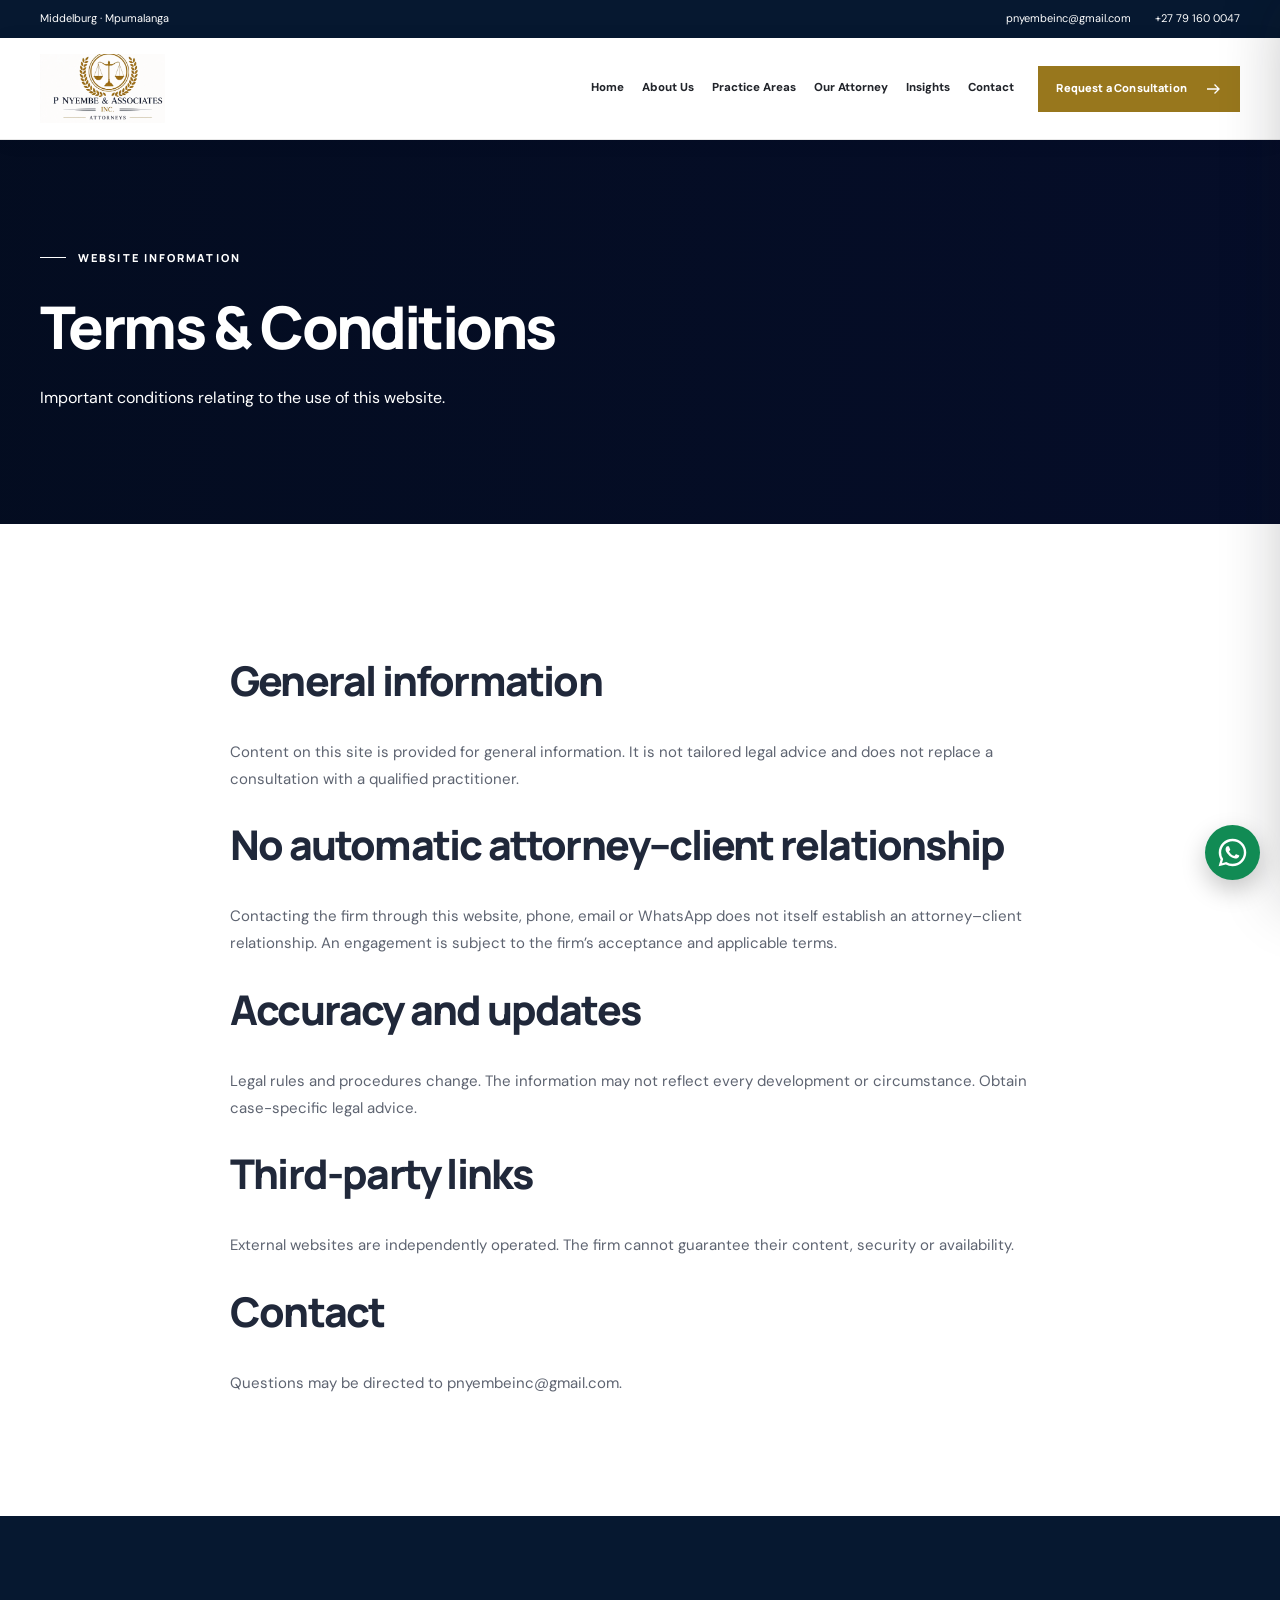
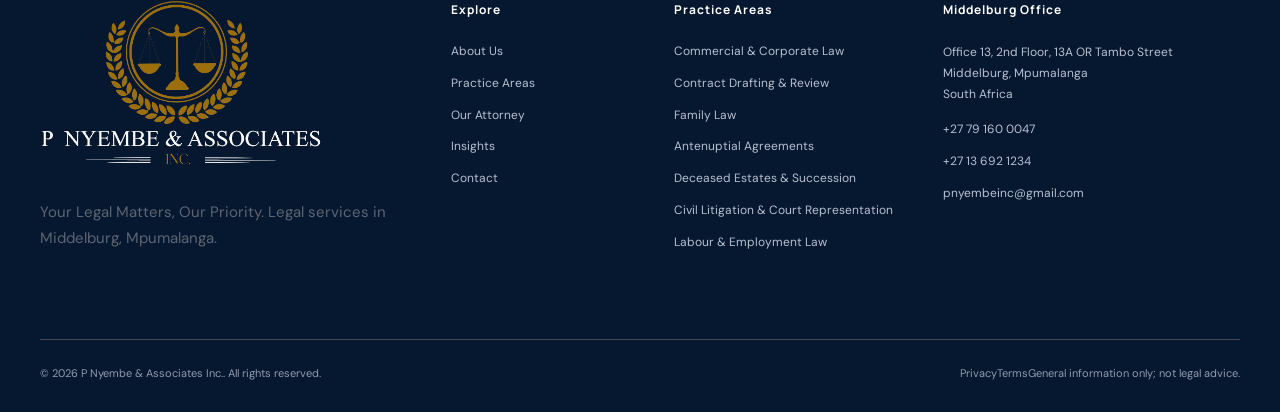
<file: terms/index.html>
<!DOCTYPE html>

<html lang="en-ZA"><head><meta charset="utf-8"/><meta content="width=device-width,initial-scale=1" name="viewport"/><meta content="#080f35" name="theme-color"/><title>Terms and Conditions | P Nyembe &amp; Associates Inc.</title><meta content="P Nyembe &amp; Associates Inc. provides legal services in Middelburg, Mpumalanga, including litigation, contracts, family law, labour law and estates." name="description"/><meta content="noindex,follow,max-image-preview:large" name="robots"/><link href="https://p-nyembe-associates.vercel.app/terms/" rel="canonical"/><meta content="Terms and Conditions | P Nyembe &amp; Associates Inc." property="og:title"/><meta content="P Nyembe &amp; Associates Inc. provides legal services in Middelburg, Mpumalanga, including litigation, contracts, family law, labour law and estates." property="og:description"/><meta content="website" property="og:type"/><meta content="https://p-nyembe-associates.vercel.app/terms/" property="og:url"/><meta content="https://p-nyembe-associates.vercel.app/assets/p-nyembe-social-preview.jpg" property="og:image"/><meta content="summary_large_image" name="twitter:card"/><link href="/assets/favicon.png" rel="icon" type="image/png"/><link href="https://images.pexels.com" rel="preconnect"/><link href="https://fonts.googleapis.com" rel="preconnect"/><link crossorigin="" href="https://fonts.gstatic.com" rel="preconnect"/><link href="/assets/site.css" rel="stylesheet"/><script defer="" src="/assets/site.js"></script><script type="application/ld+json">{"@context": "https://schema.org", "@type": "LegalService", "name": "P Nyembe & Associates Inc.", "url": "https://p-nyembe-associates.vercel.app/", "telephone": "+27791600047", "email": "pnyembeinc@gmail.com", "address": {"@type": "PostalAddress", "streetAddress": "Office 13, 2nd Floor, 13A OR Tambo Street", "addressLocality": "Middelburg", "addressRegion": "Mpumalanga", "postalCode": "1050", "addressCountry": "ZA"}}</script><meta content="1200" property="og:image:width"/><meta content="630" property="og:image:height"/><meta content="P Nyembe &amp; Associates Inc. logo and principal attorney portrait" property="og:image:alt"/><meta content="https://p-nyembe-associates.vercel.app/assets/p-nyembe-social-preview.jpg" name="twitter:image"/><meta content="Terms and Conditions | P Nyembe &amp; Associates Inc." name="twitter:title"/><meta content="P Nyembe &amp; Associates Inc. provides legal services in Middelburg, Mpumalanga, including litigation, contracts, family law, labour law and estates." name="twitter:description"/></head><body><a class="skip-link" href="#main">Skip to content</a>
<div class="topbar"><div class="container topbar-inner"><span class="topbar-address">Middelburg · Mpumalanga</span><div class="topbar-links"><a href="mailto:pnyembeinc@gmail.com">pnyembeinc@gmail.com</a><a href="tel:+27791600047">+27 79 160 0047</a></div></div></div>
<header class="nav-shell"><div class="container nav-inner"><a aria-label="P Nyembe &amp; Associates Inc. homepage" class="brand" href="/"><img alt="P Nyembe &amp; Associates Inc. logo" height="76" src="/assets/logo-header-transparent.png" width="100"/></a><nav aria-label="Main navigation" class="nav-links"><a class="nav-link" href="/">Home</a><a class="nav-link" href="/about/">About Us</a><a class="nav-link" href="/practice-areas/">Practice Areas</a><a class="nav-link" href="/our-attorney/">Our Attorney</a><a class="nav-link" href="/insights/">Insights</a><a class="nav-link" href="/contact/">Contact</a></nav><a class="btn btn-gold nav-cta" href="/contact/">Request a Consultation <svg aria-hidden="true" fill="none" height="18" stroke="currentColor" stroke-width="1.8" viewbox="0 0 24 24" width="18" xmlns="http://www.w3.org/2000/svg"><path d="M4 12h16m-6-6 6 6-6 6"></path></svg></a><button aria-controls="mobile-panel" aria-expanded="false" aria-label="Open navigation" class="menu-open" data-mobile-open="" type="button">☰</button></div></header>
<div class="mobile-backdrop" id="mobile-backdrop"></div><nav aria-hidden="true" aria-label="Mobile navigation" class="mobile-panel" id="mobile-panel" inert=""><div class="mobile-head"><img alt="P Nyembe &amp; Associates Inc. logo" height="76" src="/assets/logo-header-transparent.png" width="100"/><button aria-label="Close navigation" data-mobile-close="" type="button">×</button></div><div class="mobile-links"><a href="/">Home</a><a href="/about/">About Us</a><a href="/practice-areas/">Practice Areas</a><a href="/our-attorney/">Our Attorney</a><a href="/insights/">Insights</a><a href="/contact/">Contact</a></div><a class="btn btn-gold mobile-cta" href="/contact/">Contact the Firm <svg aria-hidden="true" fill="none" height="18" stroke="currentColor" stroke-width="1.8" viewbox="0 0 24 24" width="18" xmlns="http://www.w3.org/2000/svg"><path d="M4 12h16m-6-6 6 6-6 6"></path></svg></a></nav>
<main id="main"><section class="page-hero" style="--page-hero-image:url('https://images.pexels.com/photos/5673480/pexels-photo-5673480.jpeg?auto=compress&amp;cs=tinysrgb&amp;w=2000')"><div class="container"><span class="eyebrow eyebrow-light">WEBSITE INFORMATION</span><h1>Terms &amp; Conditions</h1><p>Important conditions relating to the use of this website.</p></div></section><section class="section"><div class="container"><div class="legal-prose"><h2>General information</h2><p>Content on this site is provided for general information. It is not tailored legal advice and does not replace a consultation with a qualified practitioner.</p><h2>No automatic attorney–client relationship</h2><p>Contacting the firm through this website, phone, email or WhatsApp does not itself establish an attorney–client relationship. An engagement is subject to the firm’s acceptance and applicable terms.</p><h2>Accuracy and updates</h2><p>Legal rules and procedures change. The information may not reflect every development or circumstance. Obtain case-specific legal advice.</p><h2>Third-party links</h2><p>External websites are independently operated. The firm cannot guarantee their content, security or availability.</p><h2>Contact</h2><p>Questions may be directed to <a href="mailto:pnyembeinc@gmail.com">pnyembeinc@gmail.com</a>.</p></div></div></section></main>
<footer class="site-footer"><div class="container"><div class="footer-grid"><div><a class="footer-logo" href="/"><img alt="P Nyembe &amp; Associates Inc. logo" height="190" loading="lazy" src="/assets/logo-footer-transparent.png" width="350"/></a><p>Your Legal Matters, Our Priority. Legal services in Middelburg, Mpumalanga.</p></div><div><h3>Explore</h3><div class="footer-links"><a href="/about/">About Us</a><a href="/practice-areas/">Practice Areas</a><a href="/our-attorney/">Our Attorney</a><a href="/insights/">Insights</a><a href="/contact/">Contact</a></div></div><div><h3>Practice Areas</h3><div class="footer-links"><a href="/practice-areas/#commercial">Commercial &amp; Corporate Law</a><a href="/practice-areas/#contracts">Contract Drafting &amp; Review</a><a href="/practice-areas/#family">Family Law</a><a href="/practice-areas/#antenuptial">Antenuptial Agreements</a><a href="/practice-areas/#estates">Deceased Estates &amp; Succession</a><a href="/practice-areas/#litigation">Civil Litigation &amp; Court Representation</a><a href="/practice-areas/#employment">Labour &amp; Employment Law</a></div></div><div class="footer-location"><h3>Middelburg Office</h3><address>Office 13, 2nd Floor, 13A OR Tambo Street<br/>Middelburg, Mpumalanga<br/>South Africa</address><div class="footer-links" style="margin-top:15px"><a href="tel:+27791600047">+27 79 160 0047</a><a href="tel:+27136921234">+27 13 692 1234</a><a href="mailto:pnyembeinc@gmail.com">pnyembeinc@gmail.com</a></div></div></div><div class="footer-bottom"><span>© 2026 P Nyembe &amp; Associates Inc.. All rights reserved.</span><span class="footer-legal"><a href="/privacy/">Privacy</a><a href="/terms/">Terms</a><span>General information only; not legal advice.</span></span></div></div></footer>
<a aria-label="WhatsApp P Nyembe &amp; Associates Inc." class="floating-whatsapp" href="https://wa.me/27791600047?text=Good%20day%2C%20I%20would%20like%20to%20enquire%20about%20legal%20services." rel="noopener noreferrer" target="_blank" title="WhatsApp P Nyembe &amp; Associates Inc."><svg aria-hidden="true" viewbox="0 0 32 32" xmlns="http://www.w3.org/2000/svg"><path d="M16 .8C7.61.8.8 7.59.8 15.98c0 2.69.7 5.31 2.03 7.62L.7 31.3l7.91-2.08a15.15 15.15 0 0 0 7.37 1.88h.01c8.38 0 15.2-6.82 15.2-15.2 0-4.06-1.58-7.88-4.46-10.76A15.07 15.07 0 0 0 16 .8Zm0 27.73a12.54 12.54 0 0 1-6.39-1.75l-.46-.27-4.7 1.23 1.25-4.58-.3-.47a12.5 12.5 0 0 1-1.93-6.7C3.47 9.08 9.08 3.47 16 3.47a12.45 12.45 0 0 1 8.87 3.68 12.48 12.48 0 0 1 3.67 8.86c0 6.91-5.62 12.52-12.54 12.52Zm6.88-9.38c-.38-.19-2.23-1.1-2.58-1.23-.34-.13-.59-.19-.84.19s-.96 1.23-1.18 1.49-.44.29-.82.1a10.32 10.32 0 0 1-3.04-1.88 11.39 11.39 0 0 1-2.1-2.61c-.22-.38-.02-.58.16-.77.17-.17.38-.44.57-.66s.25-.38.38-.63.06-.47-.03-.66c-.1-.19-.85-2.04-1.16-2.8-.3-.74-.61-.64-.84-.65l-.71-.01c-.25 0-.66.1-1.01.47-.34.38-1.32 1.29-1.32 3.13s1.35 3.62 1.53 3.87a14.37 14.37 0 0 0 5.51 4.89c1.03.45 1.84.72 2.48.93 1.04.33 1.98.29 2.72.18.83-.13 2.23-.91 2.55-1.79.31-.88.31-1.64.22-1.8-.09-.16-.34-.25-.72-.44Z" fill="currentColor"></path></svg><span aria-hidden="true" class="whatsapp-tooltip">WhatsApp Us</span></a><button aria-label="Back to top" class="scroll-top" title="Back to top" type="button">↑</button></body></html>
</file>
<file: assets/site.css>
@import url('https://fonts.googleapis.com/css2?family=DM+Sans:wght@400;500;600;700&family=Manrope:wght@400;500;600;700;800&display=swap');
:root{--navy:#080f35;--navy-deep:#050b26;--navy-soft:#172154;--gold:#98771d;--gold-light:#e5cd86;--red:#98771d;--ink:#171b21;--body:#58616d;--line:#e7e9ec;--cream:#f5f6f7;--white:#fff;--shadow:0 24px 65px rgba(10,13,18,.14)}
*,*::before,*::after{box-sizing:border-box}html{scroll-behavior:smooth;scroll-padding-top:110px}body{margin:0;background:#fff;color:var(--ink);font:400 15px/1.78 'DM Sans',Arial,sans-serif;-webkit-font-smoothing:antialiased}body.nav-open{overflow:hidden}img{max-width:100%;display:block}button,input,textarea,select{font:inherit}button{cursor:pointer}a{color:inherit;text-decoration:none}::selection{background:#e0e3e6;color:#1a1c20}:focus-visible{outline:3px solid #525862;outline-offset:4px}.container{width:min(100% - 72px,1200px);margin-inline:auto}.skip-link{position:absolute;top:-100px;left:10px;z-index:1000;color:#fff;background:var(--navy);padding:9px 17px}.skip-link:focus{top:8px}h1,h2,h3,h4,p{margin-top:0}h1,h2,h3{font-family:Manrope,Arial,sans-serif;letter-spacing:-.044em;line-height:1.2}h1{font-size:clamp(44px,5.1vw,74px);font-weight:800}h2{font-size:clamp(30px,3.2vw,48px);font-weight:800}h3{font-size:clamp(17px,1.65vw,23px)}p{color:var(--body)}.centered{text-align:center}.section{padding:104px 0}.cream{background:var(--cream)}.section-heading{margin-bottom:42px;max-width:770px}.section-heading.centered{margin-inline:auto}.section-heading h2{margin:15px 0 15px}.section-heading p{margin:0;font-size:16px;line-height:1.78}.eyebrow{display:inline-flex;align-items:center;gap:12px;color:var(--gold);font-size:11px;font-family:Manrope,Arial,sans-serif;font-weight:800;letter-spacing:2.1px;text-transform:uppercase;line-height:1.55}.eyebrow::before{content:"";width:26px;flex:0 0 26px;height:1px;background:currentColor}.eyebrow-light{color:var(--gold-light)}.accent-line{width:57px;height:3px;background:var(--gold);margin:24px 0}.btn{display:inline-flex;align-items:center;justify-content:center;gap:17px;padding:14px 23px;min-height:49px;font-size:12px;font-weight:800;letter-spacing:.015em;font-family:Manrope,Arial,sans-serif;line-height:1.3;text-align:center;border:1px solid transparent;transition:background .2s,transform .2s,border-color .2s;white-space:normal}.btn:hover{transform:translateY(-2px)}.btn svg{flex:none}.btn-gold{background:#20252c;border-color:#20252c;color:#fff}.btn-gold:hover{background:#171b20;border-color:#171b20;color:#fff}.btn-navy{color:#fff;background:var(--navy);border-color:var(--navy)}.btn-navy:hover{background:#343943}.btn-outline{border-color:#fff9;color:#fff;background:#ffffff08}.btn-outline:hover{background:#ffffff1d}.text-link{display:inline-flex;align-items:center;gap:13px;color:#22252b;font-size:12px;font-weight:800;font-family:Manrope,Arial,sans-serif;border-bottom:1px solid var(--gold);padding-bottom:6px}.text-link:hover{color:#20252c}.text-link svg{width:16px}.section-action{margin-top:38px}
/* Reference site navigation: restrained utility bar, white main navigation */
.topbar{background:#101215;color:#e0e2ea;font-size:11px}.topbar-inner{min-height:38px;display:flex;justify-content:space-between;align-items:center;gap:18px}.topbar-address,.topbar-links,.topbar-links a{display:inline-flex;align-items:center;gap:7px}.topbar svg{height:15px;width:15px;color:#c8ccd1}.topbar-links{gap:24px}.topbar-links a:hover{color:#c8ccd1}.nav-shell{position:sticky;top:0;background:#fff;z-index:80;box-shadow:0 2px 20px #181b200e}.nav-inner{min-height:101px;display:flex;align-items:center;gap:24px}.brand{display:flex;align-items:center;flex:0 0 260px;width:260px}.brand img{width:260px;height:auto;max-height:80px;object-fit:contain}.nav-links{display:flex;gap:18px;margin-left:auto;align-items:center}.nav-link{font-size:11.5px;font-weight:800;color:#22252b;white-space:nowrap;position:relative;padding:12px 0}.nav-link::after{content:"";position:absolute;bottom:6px;left:0;right:100%;height:2px;background:var(--gold);transition:right .2s}.nav-link.active::after,.nav-link:hover::after{right:0}.nav-link.active{color:#20252c}.nav-cta{padding:13px 17px;min-height:44px;white-space:nowrap;font-size:11px}.menu-open{display:none;background:transparent;border:1px solid #e3e3e3;color:var(--navy);width:44px;height:44px;align-items:center;justify-content:center;margin-left:auto}.mobile-backdrop{position:fixed;inset:0;background:#101215b3;z-index:85;visibility:hidden;opacity:0;transition:opacity .2s,visibility .2s}.mobile-backdrop.visible{opacity:1;visibility:visible}.mobile-panel{position:fixed;right:0;top:0;bottom:0;z-index:90;display:block;width:min(89vw,380px);padding:24px;background:white;overflow-y:auto;transform:translateX(105%);box-shadow:-15px 0 60px #1012153d;transition:transform .23s}.mobile-panel.open{transform:translateX(0)}.mobile-head{display:flex;align-items:center;justify-content:space-between;gap:12px;padding-bottom:25px;border-bottom:1px solid var(--line)}.mobile-head img{width:175px;height:auto}.mobile-head button{background:#eff0f2;border:0;color:var(--navy);font-size:26px;line-height:1;width:39px;height:39px}.mobile-links{display:flex;flex-direction:column;margin:14px 0 27px}.mobile-links a{padding:13px 3px;border-bottom:1px solid #efeee9;font-size:14px;font-weight:700}.mobile-cta{width:100%}
/* Full-bleed image and text overlay */
.hero{min-height:665px;background:#111318;color:#fff;position:relative;isolation:isolate;display:flex;align-items:center;overflow:hidden}.hero::before{content:"";position:absolute;z-index:-2;inset:0;background-image:linear-gradient(90deg,rgba(5,14,32,.98) 0%,rgba(6,16,36,.94) 31%,rgba(7,19,41,.79) 57%,rgba(5,14,31,.15) 100%),var(--hero-image);background-position:center;background-size:cover}.hero::after{content:"";position:absolute;z-index:-1;inset:0;background:linear-gradient(0deg,rgba(4,12,30,.39),transparent 24%)}.hero-inner{width:min(100% - 72px,1200px);padding:88px 0 119px}.hero-copy{max-width:725px}.hero h1{color:#fff;margin:24px 0 27px;line-height:1.15}.hero h1 em{color:var(--gold-light);font-style:normal}.hero-copy p{color:#d8dade;max-width:570px;font-size:16px;line-height:1.85}.hero-actions{display:flex;gap:14px;flex-wrap:wrap;margin-top:34px}.hero-bottom{position:absolute;left:0;right:0;bottom:0;color:#e8eaf0;border-top:1px solid #fff3}.hero-bottom-inner{min-height:60px;display:flex;align-items:center;justify-content:space-between;gap:20px}.hero-notes{display:flex;align-items:center;gap:28px;font-size:11px}.hero-notes span{display:flex;align-items:center;gap:9px}.hero-notes span::before{content:"";height:6px;width:6px;background:var(--gold-light);border-radius:50%}.scroll-cue{font-weight:700;letter-spacing:1.4px;font-size:10px;white-space:nowrap}
/* Reference intro portrait treatment */
.intro-grid{display:grid;grid-template-columns:minmax(0,1fr) minmax(0,1fr);gap:90px;align-items:center}.intro-picture{position:relative;min-width:0}.intro-picture>img{width:100%;height:auto;aspect-ratio:1/1;object-fit:cover;object-position:center 18%;box-shadow:var(--shadow)}.intro-picture::before{content:"";position:absolute;border-top:9px solid #e9ebed;border-left:9px solid #e9ebed;left:-25px;top:-24px;height:105px;width:105px;pointer-events:none;z-index:1}.picture-stamp{position:absolute;right:-22px;bottom:-22px;background:var(--navy);padding:23px 27px;color:white;box-shadow:var(--shadow);display:flex;flex-direction:column;line-height:1.3;min-width:164px}.picture-stamp small{font-size:10px;color:var(--gold-light);letter-spacing:2px;font-weight:700}.picture-stamp strong{font:800 30px Manrope,Arial,sans-serif;margin:5px 0}.picture-stamp span{font-size:10px;color:#e5e6e7}.intro-copy h2{margin:18px 0 0}.intro-copy h3{color:var(--navy);margin-bottom:14px}.intro-copy p{line-height:1.85;margin-bottom:16px}.intro-copy blockquote{font:600 16px/1.7 Manrope,Arial,sans-serif;border-left:3px solid var(--gold);padding:12px 0 12px 23px;margin:25px 0;color:#222832}
/* Image-led practice cards: no image stretching */
.practice-grid{display:grid;grid-template-columns:repeat(3,minmax(0,1fr));gap:23px}.practice-card{height:340px;min-width:0;overflow:hidden;position:relative;background:#23262b;display:block;color:#fff}.practice-card>img{position:absolute;inset:0;width:100%;height:100%;object-fit:cover;object-position:center;transition:transform .35s ease}.practice-card:hover>img{transform:scale(1.055)}.practice-shade{position:absolute;inset:0;background:linear-gradient(180deg,#1012150a 15%,#101215d5 70%,#101215ee 100%)}.practice-card-text{position:absolute;bottom:0;left:0;right:0;padding:27px 27px 25px}.card-number{font-size:10px;letter-spacing:2.2px;color:var(--gold-light);font-weight:700}.practice-card h3{font-size:19px;color:white;margin:9px 0 7px}.practice-card p{font-size:12px;line-height:1.5;color:#e3e8f0;max-width:285px;margin-bottom:0}.card-arrow{position:absolute;bottom:27px;right:24px}.card-arrow svg{width:19px;height:19px;color:#c8ccd1}
.purpose-grid{display:grid;grid-template-columns:1fr 1.08fr;gap:95px;align-items:start}.purpose-grid h2{margin:18px 0 23px}.purpose-grid>div>p{font-size:16px;max-width:440px}.value-grid{display:grid;grid-template-columns:1fr 1fr;gap:32px 40px}.value-grid>div{border-top:1px solid var(--line);padding-top:16px}.value-grid span,.three-values span{font-size:12px;color:var(--gold);font-weight:800;letter-spacing:2px}.value-grid h3{margin:10px 0 8px;font-size:17px}.value-grid p{font-size:13px;line-height:1.7}.two-column{display:grid;grid-template-columns:minmax(0,1fr) minmax(0,1fr);gap:80px;align-items:center}.two-column>div{min-width:0}.two-column h2{margin:17px 0 23px}.two-column p{font-size:15px;line-height:1.9}.two-column .btn{margin-top:15px}.section-navy{background:var(--navy);color:#fff}.section-navy h2{color:#fff}.section-navy p{color:#d4dce9}.decorative-photo,.picture-frame{width:100%;overflow:hidden}.decorative-photo img{width:100%;height:auto;aspect-ratio:6/4;object-fit:cover}.picture-frame img{width:100%;height:auto;aspect-ratio:1.19/1;object-fit:cover}.insight-grid{display:grid;grid-template-columns:repeat(3,minmax(0,1fr));gap:25px}.insight-card{min-width:0;border:1px solid #e7e5e0;background:white;padding:26px}.insight-image{display:block;overflow:hidden;background:#e4e4e0}.insight-image img{width:100%;height:auto;aspect-ratio:4/3;object-fit:cover;object-position:center;transition:transform .3s}.insight-image:hover img{transform:scale(1.04)}.insight-copy{padding-top:17px}.overline{font-family:Manrope,Arial,sans-serif;font-size:10px;letter-spacing:1.8px;color:#20252c;font-weight:800}.insight-copy h3{font-size:20px;margin:23px 0 12px;line-height:1.35}.insight-copy h3 a:hover{color:#171b20}.insight-copy p{font-size:13px;line-height:1.8;min-height:53px}.insight-copy .text-link{margin-top:9px}
/* Inner pages */
.page-hero{background:radial-gradient(circle at 83% 32%,#31353b 0%,transparent 42%),linear-gradient(120deg,#181b20,#222830);color:white;padding:100px 0 95px}.page-hero h1{max-width:830px;font-size:clamp(40px,4.6vw,64px);margin:25px 0 22px}.page-hero p{color:#cdd5e3;max-width:630px;font-size:16px}.three-values{display:grid;grid-template-columns:repeat(3,minmax(0,1fr));gap:24px}.three-values article{background:#fff;padding:32px;min-width:0;border:1px solid var(--line)}.three-values h3{margin:15px 0 10px}.three-values p{font-size:13px}.reverse{direction:rtl}.reverse>*{direction:ltr}.jump-chips{display:flex;gap:12px;flex-wrap:wrap;justify-content:center;margin-top:35px}.jump-chips a{border:1px solid #DED6DA;color:#242b34;font-size:12px;font-weight:700;padding:8px 13px}.jump-chips a:hover{background:var(--navy);color:white}.practice-detail{padding:85px 0;scroll-margin-top:115px}.detail-grid{display:grid;grid-template-columns:minmax(0,1fr) minmax(0,1fr);align-items:center;gap:80px}.detail-grid.reverse{direction:rtl}.detail-grid.reverse>*{direction:ltr}.detail-photo img{width:100%;height:auto;aspect-ratio:5/4;object-fit:cover;object-position:center}.detail-copy h2{margin:16px 0 15px}.detail-copy h3{font-size:18px;font-weight:700;letter-spacing:-.018em;margin-bottom:16px;color:#343b44}.detail-copy>p{line-height:1.8}.detail-topics{font-size:12px;font-weight:700;color:#3a3c40;border-left:3px solid var(--gold);padding-left:17px;margin:25px 0!important}.profile-layout{display:grid;grid-template-columns:.9fr 1.1fr;gap:88px;align-items:center}.profile-photo{position:relative}.profile-photo>img{width:100%;height:auto;aspect-ratio:1/1;object-fit:cover;box-shadow:var(--shadow)}.profile-body h2{margin:18px 0 6px}.profile-role{font-weight:800;font-size:11px;letter-spacing:1.4px;color:#20252c}.profile-body p{line-height:1.85}.team-grid{display:grid;grid-template-columns:repeat(3,minmax(0,1fr));gap:24px}.team-grid article{text-align:center;background:#fff;border:1px solid var(--line);padding:35px 22px}.initials{margin:0 auto 19px;border-radius:50%;width:79px;height:79px;background:#e4edf8;color:#20262f;display:grid;place-items:center;font:800 24px Manrope,Arial,sans-serif}.team-grid article:nth-child(2) .initials{background:#F9E5EA;color:#20252c}.team-grid article:nth-child(3) .initials{background:#f6e1e5;color:#2f3237}.team-grid h3{margin:0;font-size:18px}.team-grid span{font-size:11px;text-transform:uppercase;letter-spacing:1.4px;color:#50535a}.guide-article{padding:42px 46px;background:#fff;margin:0 auto 25px;scroll-margin-top:120px;max-width:900px}.guide-article h2{font-size:30px;margin:13px 0 24px}.guide-article p{line-height:1.9}.contact-grid{display:grid;grid-template-columns:.85fr 1.15fr;gap:75px;align-items:start}.contact-copy h2{margin:17px 0 19px}.contact-copy p{margin-bottom:30px}.contact-line{display:flex;gap:16px;border-top:1px solid var(--line);padding:18px 0;align-items:flex-start}.contact-line>svg{color:#20252c;flex:none;margin-top:5px}.contact-line>div{display:flex;flex-direction:column;gap:4px;min-width:0}.contact-line strong{font-size:12px;text-transform:uppercase;letter-spacing:.8px}.contact-line a,.contact-line span{font-size:14px;overflow-wrap:anywhere}.contact-line a:hover{color:#20252c}.contact-form-shell{background:var(--cream);border:1px solid #dfe9e5;padding:35px}.contact-form-shell h3{font-size:26px;margin-bottom:6px}.contact-form-shell>p{font-size:13px}.contact-form-shell form{margin-top:22px}.contact-form-shell label{display:flex;flex-direction:column;font-size:12px;font-weight:700;gap:6px;margin-bottom:16px}.contact-form-shell input,.contact-form-shell select,.contact-form-shell textarea{border:1px solid #dcdedb;background:white;min-width:0;width:100%;padding:12px 13px;outline:none;border-radius:0;color:var(--ink)}.contact-form-shell textarea{resize:vertical}.contact-form-shell input:focus,.contact-form-shell textarea:focus,.contact-form-shell select:focus{border-color:var(--gold);box-shadow:0 0 0 2px #20252c22}.form-grid{display:grid;grid-template-columns:repeat(2,minmax(0,1fr));gap:15px}.honeypot{position:absolute;width:1px;height:1px;overflow:hidden;opacity:0;pointer-events:none}.contact-form-shell #form-status{font-size:12px;margin-top:14px;color:#555b65}.office-grid{display:grid;grid-template-columns:repeat(2,minmax(0,1fr));gap:25px}.office-card{background:#fff;border:1px solid var(--line);padding:36px;min-width:0}.office-card h3{margin:17px 0}.office-card p{display:flex;align-items:flex-start;gap:10px;font-size:14px;min-height:75px}.office-card p svg{flex:0 0 18px;margin-top:4px}.legal-copy{max-width:850px}.legal-copy h2{margin-bottom:28px}.legal-copy h3{margin-top:30px}.legal-copy a{color:#20252c;text-decoration:underline}
/* Footer and the lone circular floating contact control */
.closing{background:#101216;color:white;padding:65px 0}.closing-inner{display:flex;gap:30px;align-items:center;justify-content:space-between}.closing h2{font-size:clamp(28px,3vw,40px);margin:15px 0 10px;color:white}.closing p{color:#ccd4e3;margin:0}.closing .btn{flex:none}.site-footer{background:#222a31;color:#d1d7e1;padding:80px 0 0}.footer-grid{display:grid;grid-template-columns:1.4fr .67fr .85fr 1.15fr;gap:50px;padding-bottom:72px}.footer-logo{max-width:300px;display:block;margin-bottom:19px;background:transparent!important;border:none!important;padding:0!important}.footer-logo img{width:100%;height:auto;object-fit:contain;background:transparent}.footer-about p{font-size:13px;color:#b5bdcc;max-width:280px}.site-footer h3{font:700 12px Manrope,Arial,sans-serif;letter-spacing:1px;color:white;margin:5px 0 24px}.footer-links{display:flex;flex-direction:column;gap:12px}.footer-links a{color:#b8c0d0;font-size:12px;line-height:1.65}.footer-links a:hover,.footer-bottom a:hover{color:var(--gold-light)}.site-footer address{font-style:normal;font-size:12px;color:#b8c0d0;line-height:1.75}.site-footer address strong{color:#fff}.footer-contact{margin-top:20px}.footer-bottom{padding:24px 0 28px;display:flex;justify-content:space-between;align-items:center;gap:20px;border-top:1px solid #ffffff27;color:#929bab;font-size:11px}.footer-bottom>div{display:flex;align-items:center;gap:17px;flex-wrap:wrap}.floating-contact{position:fixed;right:23px;bottom:23px;z-index:60;display:grid;place-items:center;background:#118b54;color:#fff;border-radius:50%;width:50px;height:50px;box-shadow:0 10px 25px #0003;transition:transform .2s}.floating-contact:hover{transform:translateY(-4px)}.floating-contact svg{width:26px;height:26px}.whatsapp-tooltip{position:absolute;right:69px;white-space:nowrap;border-radius:5px;background:#232a31;color:white;padding:8px 10px;font-size:11px;font-weight:700;opacity:0;visibility:hidden;transition:opacity .2s;pointer-events:none}.floating-contact:hover .whatsapp-tooltip,.floating-contact:focus-visible .whatsapp-tooltip{opacity:1;visibility:visible}.scroll-top{position:fixed;right:27px;bottom:84px;z-index:55;border:1px solid #ECE3E6;background:#fff;color:var(--navy);width:40px;height:40px;display:none;place-items:center;box-shadow:0 6px 25px #0002}.scroll-top.show{display:grid}
@media(max-width:1200px){.nav-inner{gap:15px}.brand,.brand img{width:220px;flex-basis:220px}.nav-links{gap:13px}.nav-cta{padding:12px}.intro-grid{gap:55px}.footer-grid{gap:29px}}
@media(max-width:1050px){.nav-links,.nav-cta{display:none}.menu-open{display:flex}.nav-inner{min-height:76px}.brand,.brand img{width:228px;flex-basis:228px}.footer-grid{grid-template-columns:1.2fr 1fr 1fr;gap:35px}.footer-grid>div:last-child{grid-column:1/-1;display:grid;grid-template-columns:1fr 1fr;gap:15px}.footer-grid>div:last-child h3{grid-column:1/-1;margin-bottom:0}.footer-contact{margin:0}.intro-grid,.two-column,.detail-grid{gap:45px}.contact-grid{gap:35px}}
@media(max-width:850px){.container{width:min(100% - 46px,1200px)}.section{padding:78px 0}.hero-inner{width:min(100% - 46px,1200px);padding:84px 0 105px}.hero{min-height:610px}.hero-bottom-inner{min-height:65px}.scroll-cue{display:none}.hero-notes{flex-wrap:wrap;gap:6px 20px}.intro-grid,.two-column,.purpose-grid,.profile-layout,.contact-grid{grid-template-columns:1fr;gap:45px}.intro-picture{max-width:510px}.intro-picture>img{max-height:540px}.purpose-grid{gap:25px}.practice-grid{grid-template-columns:repeat(2,minmax(0,1fr))}.insight-grid{grid-template-columns:repeat(2,minmax(0,1fr))}.insight-card:last-child{grid-column:1/-1;max-width:470px;margin-inline:auto}.detail-grid{grid-template-columns:1fr;gap:30px}.detail-grid.reverse{direction:ltr}.detail-photo img{max-height:420px}.profile-photo{max-width:500px}.reverse{direction:ltr}.three-values{grid-template-columns:1fr 1fr}.office-grid{grid-template-columns:1fr}.office-card p{min-height:0}.page-hero{padding:80px 0}.closing-inner{align-items:flex-start;flex-direction:column}.footer-grid{grid-template-columns:1fr 1fr}.footer-grid>div:last-child{grid-column:auto;display:block}.footer-grid>div:last-child h3{margin-bottom:20px}.footer-contact{margin-top:19px}}
@media(max-width:600px){.container{width:min(100% - 36px,1200px)}h1{font-size:clamp(38px,10vw,53px)}h2{font-size:clamp(28px,7vw,39px)}.topbar{display:none}.nav-inner{min-height:70px}.brand,.brand img{width:205px;flex-basis:205px}.hero{min-height:610px}.hero::before{background-image:linear-gradient(90deg,rgba(5,14,32,.96),rgba(6,16,36,.89) 48%,rgba(7,19,41,.58)),var(--hero-image);background-position:60% center}.hero-inner{width:min(100% - 36px,1200px);padding:66px 0 160px}.hero h1{margin:18px 0 19px}.hero-copy p{font-size:14px;line-height:1.8}.hero-actions{gap:11px}.hero-actions .btn{font-size:11px;width:100%;max-width:300px}.hero-notes{font-size:10px;gap:9px 14px}.hero-bottom-inner{min-height:87px}.intro-grid{gap:48px}.intro-picture::before{left:-12px;top:-14px;height:70px;width:70px;border-width:6px}.picture-stamp{right:0;bottom:-21px;padding:15px 20px;min-width:130px}.picture-stamp strong{font-size:25px}.section{padding:68px 0}.section-heading{margin-bottom:30px}.practice-grid,.insight-grid,.three-values,.team-grid{grid-template-columns:1fr;gap:15px}.practice-card{height:315px}.insight-card{padding:19px}.insight-card:last-child{max-width:none;grid-column:auto}.insight-image img{aspect-ratio:4/3}.insight-copy h3{font-size:19px;margin-top:16px}.insight-copy p{min-height:0}.value-grid{gap:20px}.detail-grid{gap:23px}.practice-detail{padding:65px 0}.detail-photo img{aspect-ratio:1.15/1}.page-hero{padding:70px 0}.page-hero h1{font-size:clamp(36px,9vw,52px)}.profile-photo{max-width:100%}.form-grid{grid-template-columns:1fr;gap:0}.contact-form-shell{padding:22px}.guide-article{padding:26px 22px}.guide-article h2{font-size:25px}.closing{padding:54px 0}.footer-grid{grid-template-columns:1fr 1fr;gap:30px 22px;padding-bottom:40px}.footer-about{grid-column:1/-1}.footer-grid>div:last-child{grid-column:1/-1}.footer-bottom{flex-direction:column;align-items:start}.floating-contact{width:60px;height:60px;right:15px;bottom:15px}.floating-contact svg{width:31px;height:31px}.scroll-top{right:23px;bottom:88px}.whatsapp-tooltip{display:none}}
@media(max-width:390px){.brand,.brand img{width:183px;flex-basis:183px}.container{width:min(100% - 30px,1200px)}.hero-actions .btn{max-width:none}.value-grid{grid-template-columns:1fr}.nav-inner{gap:10px}.footer-grid{grid-template-columns:1fr}.footer-about,.footer-grid>div:last-child{grid-column:auto}.practice-card{height:296px}}
@media(prefers-reduced-motion:reduce){html{scroll-behavior:auto}*,*::before,*::after{transition-duration:0s!important;animation-duration:0s!important}}

/* House template colour variables */
:root{--navy:#181b20;--navy-deep:#242a2c;--navy-soft:#3e454b;--gold:#5b6067;--gold-light:#d9dde0;--red:#4b4e55;--ink:#2d3438;--cream:#f5f8f6}
.btn-gold{background:#6c737b;border-color:#6c737b;color:#fff}.btn-gold:hover{background:#717780;border-color:#717780}
.nav-link.active,.text-link{color:#474e54}.nav-link::after,.accent-line,.hero-notes span::before{background:#a9aeb4}
.hero em{color:#e9ebee}.eyebrow{color:#5b6067}.eyebrow-light{color:#e0e4e8}
.intro-picture::before{border-color:#c9dcd5}.picture-stamp{background:#282f33}
.nav-shell{border-bottom:1px solid #d8e5dd}.site-footer{background:#20292e}.footer-bottom{border-color:#51575d}
.footer-logo img{max-height:130px;object-fit:contain;object-position:left}
.floating-whatsapp{position:fixed;right:23px;bottom:23px;z-index:60;width:50px;height:50px;background:#118b54;border-radius:50%;display:grid;place-items:center;box-shadow:0 10px 25px rgba(0,0,0,.20);transition:transform .2s ease;color:#fff}
.floating-whatsapp:hover{transform:translateY(-4px)}.floating-whatsapp svg{width:26px;height:26px;color:#fff}
.floating-whatsapp .whatsapp-tooltip{right:74px;white-space:nowrap}
@media(max-width:600px){.floating-whatsapp{width:60px;height:60px;right:15px;bottom:15px}.floating-whatsapp svg{width:33px;height:33px}.scroll-top{bottom:90px}}
/* Keep images proportional: never distort the portraits or photographic cards */
.intro-picture>img,.profile-photo>img,.detail-photo img,.insight-image img,.decorative-photo img,.picture-frame img{width:100%;height:auto;object-fit:cover}
.practice-card>img{width:100%;height:100%;object-fit:cover}
.brand{flex-basis:285px;width:285px}.brand img{max-width:285px;width:100%;max-height:78px;object-fit:contain;object-position:left}
.mobile-head img{width:235px;max-height:90px;object-fit:contain}
@media(max-width:1180px){.brand{flex-basis:235px;width:235px}.brand img{max-width:235px}}
@media(max-width:950px){.brand{flex-basis:260px;width:260px}.brand img{max-width:260px}}
@media(max-width:420px){.brand{flex-basis:210px;width:210px}.brand img{max-width:210px}.hero-notes span:nth-child(n+2){display:none}}
@media(prefers-reduced-motion:reduce){.floating-whatsapp{transition:none}}

/* Layout-specific components and phone/tablet safeguards */
.values-grid{display:grid;grid-template-columns:repeat(2,minmax(0,1fr));gap:24px}
.values-grid>div{border-top:1px solid #d7e5df;padding:25px 0 5px;min-width:0}
.values-grid strong{display:block;font:800 13px Manrope,Arial,sans-serif;color:#b8bcc0;margin-bottom:9px}
.values-grid h3{font-size:19px;margin:0 0 10px}.values-grid p{font-size:14px}
.service-pills{display:grid;grid-template-columns:repeat(2,minmax(0,1fr));gap:14px}
.service-pills a{display:flex;align-items:center;justify-content:space-between;gap:14px;border:1px solid #d5e7df;background:#fff;padding:19px 22px;font-size:14px;font-weight:700;color:#2c3036;transition:border-color .2s}
.service-pills a:hover{border-color:#5b6067}.service-pills svg{flex-shrink:0;color:#5b6067}
.contact-layout{display:grid;grid-template-columns:minmax(0,1fr) minmax(0,1fr);gap:74px;align-items:start}
.contact-copy h2{margin:16px 0 18px}.contact-copy>p{max-width:495px}
.contact-details{display:grid;gap:19px;margin:32px 0}.contact-details>div{border-bottom:1px solid #e1e8e4;padding-bottom:17px;display:grid;gap:6px}
.contact-details strong{display:block;color:#2c3036;font-size:12px;letter-spacing:.4px}
.contact-details a{font-size:17px;font-weight:700;color:#5b6067;overflow-wrap:anywhere}
.contact-details span{color:#5c6473;overflow-wrap:anywhere}
.form-note{font-size:12px;margin-top:14px}
@media(max-width:950px){.contact-layout{grid-template-columns:1fr;gap:45px}}
@media(max-width:760px){.values-grid,.service-pills{grid-template-columns:1fr}.contact-form-shell{padding:25px 20px}}
@media(max-width:600px){.contact-copy h2{font-size:clamp(27px,8vw,40px)}.values-grid{gap:12px}.service-pills a{font-size:13px;padding:16px}.contact-details a{font-size:16px}}

/* Uploaded clearer portraits (2026-10-12). Use natural aspect-ratio scaling and crop, never distort. */
.intro-picture>img{object-fit:cover;object-position:center 24%;}
.profile-photo>img{object-fit:cover;object-position:center 39%;}

/* House-template visual refinements */
.topbar{background:#111318}.topbar svg{color:#c5c9cd}
.btn-gold{background:#16191e;border-color:#16191e;color:#fff}.btn-gold:hover{background:#3b424b;border-color:#3b424b}
.hero .btn-gold{background:#f4f5f6;color:#111317;border-color:#f4f5f6}.hero .btn-gold:hover{background:#d7dbdf;border-color:#d7dbdf}
.hero::before{background-image:linear-gradient(90deg,rgba(9,11,15,.97) 0%,rgba(9,11,15,.93) 32%,rgba(9,11,15,.67) 58%,rgba(9,11,15,.14) 100%),var(--hero-image)}
.nav-shell{box-shadow:0 2px 20px rgba(20,20,20,.05)}
.brand{flex-basis:222px;width:222px}.brand img{width:222px;max-height:85px}
.footer-logo img{max-width:250px;width:100%;height:auto;object-fit:contain}
.intro-picture>img,.decorative-photo img,.detail-photo img,.insight-image img,.profile-photo img{display:block;max-width:100%;width:100%;height:100%;object-fit:cover;object-position:center;}
.intro-picture>img{aspect-ratio:1/1;object-position:center 17%}
.detail-photo,.decorative-photo,.profile-photo{overflow:hidden}
.detail-photo img{aspect-ratio:1 / .9}
.profile-photo img{object-position:center top;}
.insight-image img{aspect-ratio:1.36/1;object-fit:cover}
.picture-stamp{background:#191c20}.picture-stamp small{color:#e1e3e7}
.eyebrow-light,.hero h1 em{color:#e7e9ec}
.practice-card{background:#171b20}
.floating-whatsapp{background:#118b54 !important;border:0 !important;box-shadow:0 10px 25px rgba(0,0,0,.17) !important}
.floating-whatsapp svg{fill:#fff !important;color:#fff !important}
.contact-details a{overflow-wrap:anywhere}
@media(max-width:950px){.brand,.brand img{max-width:200px;width:200px;flex-basis:auto}}
@media(max-width:600px){.hero::before{background-image:linear-gradient(90deg,rgba(9,11,15,.88),rgba(9,11,15,.72)),var(--hero-image);background-position:center}.brand,.brand img{max-width:160px;width:160px}.intro-picture>img{aspect-ratio:4 / 4.3}}

/* House-template monochrome defaults. */
:root{--navy:#18191c;--navy-deep:#101113;--navy-soft:#41444b;--gold:#35373d;--gold-light:#e3e4e7;--red:#37393d;--ink:#16181c;--body:#555d65;--line:#e2e3e6;--cream:#f5f5f5;--white:#fff;--shadow:0 24px 65px rgba(5,8,12,.13)}
body{color:var(--ink)}.topbar{background:#111316;color:#e8e9eb}.topbar svg{color:#f6f6f6}.nav-shell{background:#fff;border-bottom:1px solid #e7e7e7}
.nav-link.active,.text-link,.eyebrow,.card-number{color:#383d45}.nav-link:after,.accent-line,.hero-notes span:before{background:#858a91}
.btn-gold{background:#202227;border-color:#202227;color:#fff}.btn-gold:hover{background:#454a50;border-color:#454a50;color:#fff}
.btn-navy{background:#24262b;border-color:#24262b;color:#fff}.btn-navy:hover{background:#424750;border-color:#424750}
.hero{background:#15171a}.hero:before,.hero::before{background-image:linear-gradient(90deg,rgba(8,11,15,.97) 0%,rgba(10,13,17,.90) 35%,rgba(12,14,16,.71) 58%,rgba(15,15,15,.18) 100%),var(--hero-image);background-size:cover;background-position:center}
.hero h1 em,.hero .eyebrow-light,.eyebrow-light{color:#e4e6e7}
.hero .btn-gold{background:#f2f2f2;border-color:#f2f2f2;color:#18191c}.hero .btn-gold:hover{background:#d8d8d8;color:#151515}
.page-hero{background:radial-gradient(circle at 78% 20%,#484d52 0%,transparent 42%),linear-gradient(120deg,#121316,#292e34)}
.page-hero p{color:#dcdfe2}.site-footer{background:#17191e;color:#d9dde2}.footer-bottom{border-color:#48494e}.closing{background:#212429}
.intro-picture:before{border-color:#dfe0e0}.picture-stamp{background:#25272b}.picture-stamp small{color:#e8e8e8}
.floating-whatsapp{position:fixed!important;background:#118b54!important;color:white!important;border-radius:50%!important;display:grid!important;place-items:center!important;width:55px!important;height:55px!important;right:20px!important;bottom:20px!important;z-index:101!important;box-shadow:0 10px 24px rgba(0,0,0,.22)!important}
.floating-whatsapp svg{width:29px!important;height:29px!important;color:white!important;fill:white!important}.whatsapp-tooltip{right:72px}
.brand{flex:0 0 260px;width:260px;max-width:260px}.brand img{height:auto;width:100%;max-height:80px;object-fit:contain;object-position:left center}.mobile-head img{width:235px;max-height:85px;object-fit:contain}
.footer-logo img{width:305px;max-width:100%;height:auto;object-fit:contain;object-position:left center}
.intro-picture>img{display:block;width:100%;height:auto;aspect-ratio:4/4.3;object-fit:cover;object-position:center 12%}
.profile-photo img{width:100%;height:auto;aspect-ratio:4/5.2;object-fit:cover;object-position:center top}
.insight-image{display:block;aspect-ratio:1.48/1;overflow:hidden}.insight-image img{width:100%!important;height:100%!important;object-fit:cover!important}
.detail-photo{overflow:hidden;min-height:320px}.detail-photo img{display:block;width:100%;height:100%;object-fit:cover}
.decorative-photo{overflow:hidden}.decorative-photo img{display:block;width:100%;height:100%;object-fit:cover}
.practice-card>img{width:100%;height:100%;object-fit:cover}.contact-details a,.footer-grid a{overflow-wrap:anywhere}
.map-frame{border:1px solid #ddd;overflow:hidden;box-shadow:0 16px 42px #0b0b0b16}.map-frame iframe{border:0;width:100%;height:420px;display:block}
.office-panel{background:#fff;border:1px solid #ddd;padding:25px;margin-top:22px}
@media(max-width:1100px){.brand{flex:0 0 222px;width:222px}.brand img{max-width:222px}}
@media(max-width:600px){.brand{flex:0 0 186px;width:186px}.brand img{max-width:186px}.hero:before,.hero::before{background-image:linear-gradient(90deg,rgba(8,11,15,.93),rgba(9,11,13,.68)),var(--hero-image);background-position:60% center}.intro-picture>img{aspect-ratio:4/4.6}.map-frame iframe{height:320px}.floating-whatsapp{right:15px!important;bottom:15px!important;width:60px!important;height:60px!important}}
@media(max-width:380px){.brand{flex:0 0 165px;width:165px}.brand img{max-width:165px}}

/* Louis Nel Attorneys — faithful house UI, logo-derived palette */
:root{--navy:#222b3c;--navy-deep:#141e31;--navy-soft:#374259;--gold:#ac9947;--gold-light:#dfce91;--red:#ad994d;--ink:#20283a;--body:#5e6471;--cream:#f6f5f1;--line:#e5e3d9}
.topbar{background:#172034;color:#fff}.topbar svg{color:#d8c17a}
.btn-gold{background:#ab974b;border-color:#ab974b;color:#10192b}.btn-gold:hover{background:#c6ae5f;border-color:#c6ae5f;color:#10192b}
.hero .btn-gold{background:#b6a15b;color:#172034;border-color:#b6a15b}.nav-link::after,.accent-line,.hero-notes span::before{background:#b6a15b}
.nav-link.active,.text-link{color:#263750}.eyebrow{color:#9f853a}.eyebrow-light{color:#e6d6a5}
.hero::before{background-image:linear-gradient(90deg,rgba(10,18,32,.96) 0%,rgba(12,24,41,.89) 35%,rgba(12,25,42,.60) 62%,rgba(11,22,38,.12) 100%),var(--hero-image)}
.intro-picture::before{border-color:#dfd5b9}.picture-stamp{background:#1e2b43}.footer-logo img{width:min(220px,100%);height:auto;max-height:220px;object-fit:contain;object-position:left}
.brand{flex-basis:115px;width:115px}.brand img{width:100%;max-height:87px;object-fit:contain;object-position:left}.mobile-head img{width:100px;max-height:105px}
.intro-picture>img{object-fit:cover;object-position:center;aspect-ratio:1/1}
.profile-photo{background:transparent!important;box-shadow:none!important}.profile-photo img{width:100%;height:auto;aspect-ratio:0.74/1;object-fit:cover;object-position:center top;background:transparent!important}
@media(max-width:1180px){.brand{flex-basis:102px;width:102px}.brand img{max-width:102px}}
@media(max-width:950px){.brand{flex-basis:104px;width:104px}.brand img{max-width:104px}}
@media(max-width:420px){.brand{flex-basis:98px;width:98px}.brand img{max-width:98px}.hero-notes span:nth-child(n+2){display:none}}

/* NI Netshiavha brand overrides */
.topbar,.site-footer{background:#080f35!important}.btn-gold{background:#98771d!important;border-color:#98771d!important;color:#fff!important}.btn-gold:hover{background:#806313!important}.section-navy{background:#080f35!important}.hero::before{background:linear-gradient(90deg,rgba(3,9,32,.92),rgba(3,9,32,.60) 58%,rgba(3,9,32,.20))!important}.brand img{object-fit:contain;width:100px;height:76px}.footer-logo img{height:130px;max-width:190px;object-fit:contain}.attorney-img{width:100%;height:100%;object-fit:cover}.practice-overview{display:grid;grid-template-columns:repeat(3,1fr);gap:24px}.service-item{border:1px solid #e8e4d8;padding:28px;background:#fff}.service-item h3{margin:10px 0}.service-item p{margin:0}.legal-prose{max-width:820px;margin:auto}.legal-prose h2{margin-top:28px}.photo-frame img{width:100%;height:auto;object-fit:cover}.intro-picture>img{max-height:650px;object-fit:cover}.page-hero{background:#080f35!important}@media(max-width:900px){.practice-overview{grid-template-columns:repeat(2,1fr)}}@media(max-width:620px){.practice-overview{grid-template-columns:1fr}.brand img{width:75px;height:60px}}

/* V2 FIX: photographic, non-repeating full-bleed hero images on EVERY page.
   The prior final brand override replaced the hero photograph with a flat gradient. */
.hero::before {background-image:linear-gradient(90deg,rgba(3,9,32,.92) 0%,rgba(3,9,32,.86) 32%,rgba(3,9,32,.62) 58%,rgba(3,9,32,.24) 100%),var(--hero-image)!important;background-color:#080f35!important;background-position:center!important;background-size:cover!important;}
.page-hero{position:relative;isolation:isolate;background-color:#080f35!important;background-image:linear-gradient(90deg,rgba(3,9,32,.93),rgba(3,9,32,.76) 47%,rgba(3,9,32,.38)),var(--page-hero-image)!important;background-position:center!important;background-size:cover!important;background-repeat:no-repeat!important;}
.page-hero .container{position:relative;z-index:1;}
.page-hero p,.page-hero h1,.page-hero .eyebrow{color:#fff;}
@media(max-width:600px){.hero::before{background-image:linear-gradient(90deg,rgba(3,9,32,.93),rgba(3,9,32,.75)),var(--hero-image)!important;background-position:65% center!important}.page-hero{background-image:linear-gradient(90deg,rgba(3,9,32,.90),rgba(3,9,32,.68)),var(--page-hero-image)!important;background-position:center!important}}

/* P Nyembe branding and full-bleed photographic hero guarantees */
.hero{background-image:linear-gradient(90deg,rgba(3,12,30,.87),rgba(4,16,33,.48)),var(--hero-image)!important;background-size:cover!important;background-position:center!important}.hero::before{background:linear-gradient(90deg,rgba(3,11,28,.55),rgba(3,11,28,.10))!important}.page-hero{background-image:linear-gradient(90deg,rgba(3,12,30,.89),rgba(3,12,30,.54)),var(--page-hero-image)!important;background-position:center!important;background-size:cover!important}.site-footer,.topbar{background:#061830!important}.footer-logo img{height:auto!important;width:min(290px,100%)!important;max-width:100%!important;object-fit:contain}.brand img{height:auto!important;max-width:140px;width:125px}.nav-shell{background:#fff}.intro-picture img{object-fit:cover}

/* Wakili wa Tech portrait safeguard: never crop an attorney's head or face.
   Keep the supplied photograph's intrinsic aspect ratio on every viewport. */
.intro-picture > img,
.profile-photo > img {
  display: block;
  width: 100%;
  height: auto !important;
  max-height: none !important;
  aspect-ratio: auto !important;
  object-fit: contain !important;
  object-position: center top !important;
}
</file>
